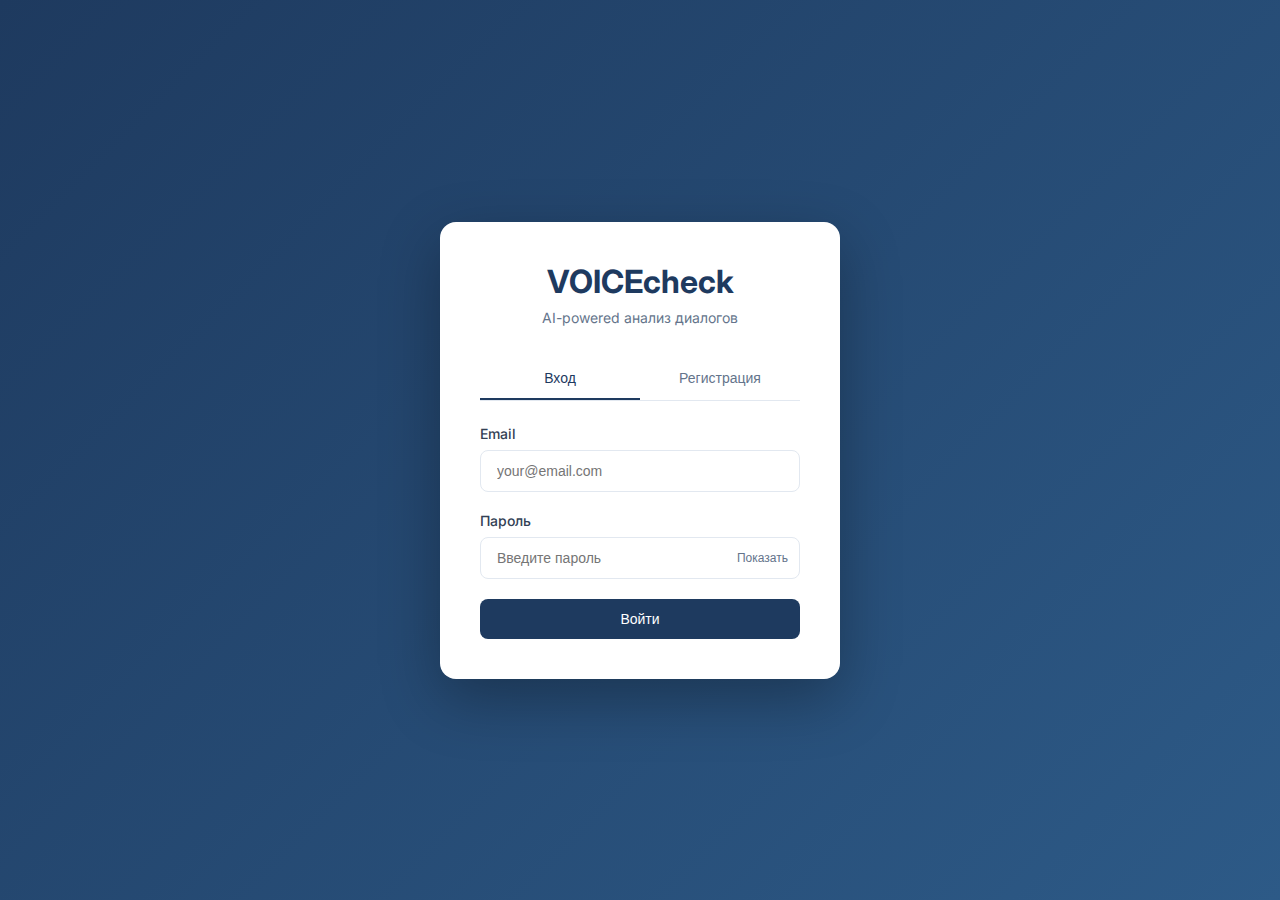
<file: static/index.html>
<!DOCTYPE html>
<html lang="ru">
<head>
    <meta charset="UTF-8">
    <meta name="viewport" content="width=device-width, initial-scale=1.0">
    <title>VOICEcheck - Анализ диалогов</title>
    <link rel="preconnect" href="https://fonts.googleapis.com">
    <link rel="preconnect" href="https://fonts.gstatic.com" crossorigin>
    <link href="https://fonts.googleapis.com/css2?family=Inter:wght@400;500;600;700&display=swap" rel="stylesheet">
    <link rel="stylesheet" href="/static/css/style.css?v=10">
</head>
<body>
    <div class="bg-orbs"><div class="bg-orb-3"></div></div>

    <div class="app-container">
        <header class="app-header">
            <div class="header-content">
                <h1 class="app-title">VOICEcheck</h1>

                <nav class="header-tabs">
                    <button class="tab-btn active" data-tab="upload">Загрузка</button>
                    <button class="tab-btn" data-tab="dialogs">Диалоги</button>
                    <button class="tab-btn" data-tab="companies">Компании</button>
                    <button class="tab-btn" data-tab="dashboard">Дашборд</button>
                </nav>

                <div class="header-auth" id="headerAuth">
                    <div class="auth-info" id="authInfo" style="display:none;">
                        <!-- Org switcher -->
                        <div class="org-switcher" id="orgSwitcher">
                            <span class="org-switcher-name" id="orgSwitcherName">Организация</span>
                            <span class="org-switcher-arrow">▾</span>
                            <div class="org-switcher-dropdown" id="orgSwitcherDropdown"></div>
                        </div>
                        <!-- User dropdown -->
                        <div class="user-menu" id="userMenu">
                            <span class="user-menu-name" id="authUserName">Пользователь</span>
                            <span class="user-menu-arrow">▾</span>
                            <div class="user-menu-dropdown" id="userMenuDropdown">
                                <button class="user-menu-item" id="profileSettingsBtn">⚙ Настройки профиля</button>
                                <button class="user-menu-item" id="orgsMenuBtn" style="display:none;">Организации</button>
                                <div class="user-menu-divider"></div>
                                <button class="user-menu-item danger" id="logoutBtn">→ Выйти</button>
                            </div>
                        </div>
                    </div>
                    <div class="auth-login-btn" id="authLoginBtn" style="display:none;">
                        <a href="/static/auth.html" class="btn btn-small">Войти</a>
                    </div>
                </div>
            </div>
        </header>

        <!-- Tab Content -->
        <main class="tab-content">
            <!-- Upload Tab -->
            <div class="tab-pane active" id="upload-tab">
                <div class="container">
                    <div class="card">
                        <div class="upload-area" id="uploadArea">
                            <input type="file" id="fileInput" accept=".mp3,.wav,.m4a,.ogg,.flac,.mp4,.webm">
                            <div class="upload-icon">+</div>
                            <div class="upload-text">Выберите аудиофайл</div>
                            <div class="upload-hint">MP3, WAV, M4A, OGG, FLAC (макс. 50MB)</div>
                        </div>

                        <div class="file-info" id="fileInfo">
                            <div>
                                <div class="file-name" id="fileName"></div>
                                <div class="file-size" id="fileSize"></div>
                            </div>
                            <button class="btn btn-secondary btn-small" id="changeFileBtn">Изменить</button>
                        </div>

                        <div class="language-selector" id="languageSelector" style="display: none;">
                            <label for="languageSelect">Язык аудио</label>
                            <select id="languageSelect">
                                <option value="ru">Русский</option>
                                <option value="en">English</option>
                                <option value="auto">Автоопределение</option>
                                <option value="de">Deutsch</option>
                                <option value="fr">Francais</option>
                                <option value="es">Espanol</option>
                            </select>
                        </div>

                        <div class="seller-input" id="sellerInput" style="display: none;">
                            <label for="sellerName">Продавец</label>
                            <select id="sellerName">
                                <option value="">Не указан</option>
                            </select>
                        </div>

                        <button class="btn" id="uploadBtn" disabled>Загрузить и анализировать</button>
                    </div>

                    <div class="card status-area" id="statusArea">
                        <div class="status-text" id="statusText">
                            <span class="spinner"></span>
                            <span id="statusMessage">Идет транскрибация...</span>
                        </div>
                        <div class="progress-bar">
                            <div class="progress-fill" id="progressFill"></div>
                        </div>
                    </div>

                    <div class="error-message" id="errorMessage"></div>

                    <div class="card result-area" id="resultArea">
                        <div class="result-header">
                            <div class="result-title">Результат транскрибации</div>
                            <div class="result-meta" id="resultMeta"></div>
                        </div>
                        <div class="result-text" id="resultText"></div>
                        <div class="result-actions">
                            <button class="btn btn-small" id="copyBtn">Копировать</button>
                            <button class="btn btn-secondary btn-small" id="newTranscriptionBtn">Новая транскрибация</button>
                        </div>
                    </div>

                    <div class="footer">
                        <p>Powered by Deepgram AI + Claude LLM</p>
                    </div>
                </div>
            </div>

            <!-- Dialogs Tab -->
            <div class="tab-pane" id="dialogs-tab">
                <div class="dialogs-container">
                    <div class="dialogs-header">
                        <h2>Диалоги</h2>
                        <div class="dialogs-filters">
                            <input type="text" id="searchFilter" placeholder="Поиск..." class="filter-input">
                            <select id="sellerFilter">
                                <option value="">Все продавцы</option>
                            </select>
                            <select id="statusFilter">
                                <option value="">Все статусы</option>
                                <option value="dealed">Сделка состоялась</option>
                                <option value="in_progress">В работе</option>
                                <option value="rejected">Отказ</option>
                            </select>
                            <select id="scoreFilter">
                                <option value="">Любой балл</option>
                                <option value="9">9+</option>
                                <option value="7">7+</option>
                                <option value="5">5+</option>
                            </select>
                            <input type="date" id="dateFromFilter">
                            <input type="date" id="dateToFilter">
                        </div>
                    </div>

                    <div class="dialogs-list" id="dialogsList"></div>
                    <div class="pagination" id="pagination"></div>
                </div>
            </div>

            <!-- Companies Tab -->
            <div class="tab-pane" id="companies-tab">
                <div class="companies-container">

                    <!-- Companies List View -->
                    <div id="companiesListView">
                        <div class="companies-header">
                            <h2>Компании</h2>
                            <div class="companies-actions">
                                <button class="btn btn-small" id="importCsvBtn">↑ Импорт CSV</button>
                                <button class="btn btn-primary btn-small" id="createCompanyBtn">+ Добавить</button>
                            </div>
                        </div>
                        <div class="companies-filters">
                            <input type="text" id="companySearch" placeholder="Поиск по названию, ИНН..." class="filter-input">
                            <select id="companySortBy" class="filter-input">
                                <option value="created_at">По дате добавления</option>
                                <option value="name">По названию</option>
                                <option value="meetings_count">По встречам</option>
                                <option value="avg_score">По среднему баллу</option>
                            </select>
                        </div>
                        <div id="companiesTable" class="companies-table-wrap">
                            <table class="companies-table">
                                <thead>
                                    <tr>
                                        <th>Название</th>
                                        <th>Контакт</th>
                                        <th>Встречи</th>
                                        <th>Последняя</th>
                                        <th>Ср. балл</th>
                                        <th></th>
                                    </tr>
                                </thead>
                                <tbody id="companiesTbody">
                                    <tr><td colspan="6" class="no-data">Загрузка...</td></tr>
                                </tbody>
                            </table>
                        </div>
                        <div class="pagination" id="companiesPagination"></div>
                    </div>

                    <!-- Company Detail View -->
                    <div id="companyDetailView" style="display:none;">
                        <button class="btn btn-secondary btn-small" id="backToCompaniesBtn" style="margin-bottom:16px;">← Назад к списку</button>
                        <div id="companyDetailContent"></div>
                    </div>
                </div>
            </div>

            <!-- Organizations Tab -->
            <div class="tab-pane" id="organizations-tab">
                <div class="container" style="max-width: 960px;">
                    <!-- Organization List View -->
                    <div id="organizationListView">
                        <div class="card">
                            <div class="card-header">
                                <h2>Организации</h2>
                                <button class="btn btn-primary btn-small" id="createOrgBtn">+ Создать организацию</button>
                            </div>
                            <div class="organizations-list" id="organizationsList">
                                <p class="text-muted">Загрузка организаций...</p>
                            </div>
                        </div>
                    </div>

                    <!-- Organization Detail View (hidden by default) -->
                    <div id="organizationDetailView" style="display: none;">
                        <button class="btn btn-secondary btn-small" id="backToOrgsBtn" style="margin-bottom: 16px;">← Назад к списку</button>
                        <div id="orgProfileContent">
                            <p class="text-muted">Загрузка...</p>
                        </div>
                    </div>
                </div>
            </div>

            <!-- Dashboard Tab -->
            <div class="tab-pane" id="dashboard-tab">
                <div class="dashboard-container">
                    <div class="dashboard-header">
                        <h2>Дашборд</h2>
                        <div class="dashboard-filters">
                            <input type="date" id="dashDateFrom">
                            <input type="date" id="dashDateTo">
                            <select id="dashSellerFilter">
                                <option value="">Все продавцы</option>
                            </select>
                            <button class="btn btn-small" id="dashRefreshBtn">Обновить</button>
                        </div>
                    </div>

                    <div class="stats-grid" id="statsGrid"></div>

                    <div class="dashboard-charts">
                        <div class="card">
                            <h3>Динамика оценок</h3>
                            <div class="chart-container">
                                <canvas id="scoringDynamicsChart"></canvas>
                            </div>
                        </div>

                        <div class="card">
                            <h3>Частые возражения</h3>
                            <div id="objectionsListContainer">
                                <p class="no-data">Данные загружаются...</p>
                            </div>
                        </div>
                    </div>
                </div>
            </div>
        </main>
    </div>

    <!-- Dialog Evaluation Modal -->
    <div class="modal" id="evaluationModal">
        <div class="modal-content">
            <div class="modal-header">
                <h3>Оценка диалога</h3>
                <button class="close-btn">&times;</button>
            </div>
            <div class="modal-body" id="evaluationContent"></div>
        </div>
    </div>

    <!-- Add Member Modal -->
    <div class="modal" id="addMemberModal">
        <div class="modal-content" style="max-width: 500px;">
            <div class="modal-header">
                <h3>Добавить сотрудника</h3>
                <button class="close-btn" onclick="closeAddMemberModal()">&times;</button>
            </div>
            <div class="modal-body">
                <form id="addMemberForm">
                    <div class="form-group">
                        <label for="memberUsername">Логин *</label>
                        <input type="text" id="memberUsername" class="form-input" placeholder="Введите логин" required>
                        <div class="form-error" id="memberUsernameError"></div>
                    </div>
                    <div class="form-group">
                        <label for="memberPassword">Пароль *</label>
                        <input type="password" id="memberPassword" class="form-input" placeholder="Введите пароль" required>
                        <div class="form-error" id="memberPasswordError"></div>
                    </div>
                    <div class="form-group">
                        <label for="memberFullName">Полное имя *</label>
                        <input type="text" id="memberFullName" class="form-input" placeholder="Иван Иванов" required>
                        <div class="form-error" id="memberFullNameError"></div>
                    </div>
                    <div class="form-group">
                        <label for="memberRole">Роль</label>
                        <select id="memberRole" class="form-input">
                            <option value="member">Продавец</option>
                            <option value="admin">Руководитель</option>
                            <option value="viewer">Зритель</option>
                        </select>
                    </div>
                    <div class="form-group">
                        <label for="memberDepartment">Отдел</label>
                        <select id="memberDepartment" class="form-input">
                            <option value="">Без отдела</option>
                        </select>
                    </div>
                    <div class="modal-actions">
                        <button type="button" class="btn btn-secondary" onclick="closeAddMemberModal()">Отмена</button>
                        <button type="submit" class="btn btn-primary">Добавить</button>
                    </div>
                </form>
            </div>
        </div>
    </div>

    <!-- Create Organization Modal -->
    <div class="modal" id="createOrgModal">
        <div class="modal-content" style="max-width: 500px;">
            <div class="modal-header">
                <h3>Создать организацию</h3>
                <button class="close-btn" onclick="closeCreateOrgModal()">&times;</button>
            </div>
            <div class="modal-body">
                <form id="createOrgForm">
                    <div class="form-group">
                        <label for="orgNameInput">Название организации *</label>
                        <input type="text" id="orgNameInput" class="form-input" placeholder="Название организации" required>
                        <div class="form-error" id="orgNameInputError"></div>
                    </div>
                    <div class="modal-actions">
                        <button type="button" class="btn btn-secondary" onclick="closeCreateOrgModal()">Отмена</button>
                        <button type="submit" class="btn btn-primary">Создать</button>
                    </div>
                </form>
            </div>
        </div>
    </div>

    <!-- Create Department Modal -->
    <div class="modal" id="createDeptModal">
        <div class="modal-content" style="max-width: 500px;">
            <div class="modal-header">
                <h3>Создать отдел</h3>
                <button class="close-btn" onclick="closeCreateDeptModal()">&times;</button>
            </div>
            <div class="modal-body">
                <form id="createDeptForm">
                    <div class="form-group">
                        <label for="deptName">Название отдела *</label>
                        <input type="text" id="deptName" class="form-input" placeholder="Введите название" required>
                    </div>
                    <div class="form-group">
                        <label for="deptHead">Руководитель</label>
                        <select id="deptHead" class="form-input">
                            <option value="">Без руководителя</option>
                        </select>
                    </div>
                    <div class="modal-actions">
                        <button type="button" class="btn btn-secondary" onclick="closeCreateDeptModal()">Отмена</button>
                        <button type="submit" class="btn btn-primary">Создать</button>
                    </div>
                </form>
            </div>
        </div>
    </div>

    <!-- Edit Department Modal -->
    <div class="modal" id="editDeptModal">
        <div class="modal-content" style="max-width: 540px;">
            <div class="modal-header">
                <h3>Редактировать отдел</h3>
                <button class="close-btn" onclick="closeEditDeptModal()">&times;</button>
            </div>
            <div class="modal-body">
                <form id="editDeptForm" onsubmit="submitEditDeptForm(event)">
                    <div class="form-group">
                        <label for="editDeptName">Название отдела *</label>
                        <input type="text" id="editDeptName" class="form-input" placeholder="Введите название" required>
                    </div>
                    <div class="form-group">
                        <label for="editDeptHead">Руководитель отдела</label>
                        <select id="editDeptHead" class="form-input">
                            <option value="">Без руководителя</option>
                        </select>
                    </div>
                    <div class="form-group">
                        <label>Сотрудники отдела</label>
                        <div class="dept-members-scroll" id="editDeptMembersList">
                            <!-- filled by JS -->
                        </div>
                        <div style="font-size:0.78rem;color:var(--text-2);margin-top:6px;">Отметьте сотрудников, которые входят в этот отдел</div>
                    </div>
                    <div class="modal-actions">
                        <button type="button" class="btn btn-secondary" onclick="closeEditDeptModal()">Отмена</button>
                        <button type="submit" class="btn btn-primary">Сохранить</button>
                    </div>
                </form>
            </div>
        </div>
    </div>

    <!-- Create / Edit Company Modal -->
    <div class="modal" id="companyFormModal">
        <div class="modal-content" style="max-width:560px;">
            <div class="modal-header">
                <h3 id="companyFormTitle">Добавить компанию</h3>
                <button class="close-btn" onclick="companiesModule.closeCompanyForm()">&times;</button>
            </div>
            <div class="modal-body">
                <form id="companyForm">
                    <div class="form-group">
                        <label>Название *</label>
                        <input type="text" id="cf_name" class="form-input" placeholder="ООО Ромашка" required>
                    </div>
                    <div class="form-row">
                        <div class="form-group">
                            <label>ИНН</label>
                            <input type="text" id="cf_inn" class="form-input" placeholder="7701234567">
                        </div>
                        <div class="form-group">
                            <label>Контактное лицо</label>
                            <input type="text" id="cf_contact_person" class="form-input" placeholder="Иван Иванов">
                        </div>
                    </div>
                    <div class="form-row">
                        <div class="form-group">
                            <label>Email</label>
                            <input type="email" id="cf_email" class="form-input" placeholder="contact@example.ru">
                        </div>
                        <div class="form-group">
                            <label>Телефон</label>
                            <input type="text" id="cf_phone" class="form-input" placeholder="+7 (999) 123-45-67">
                        </div>
                    </div>
                    <div class="form-group">
                        <label>Адрес</label>
                        <input type="text" id="cf_address" class="form-input" placeholder="г. Москва, ул. Ленина, 1">
                    </div>
                    <div class="form-group">
                        <label>Ответственный</label>
                        <select id="cf_responsible" class="form-input">
                            <option value="">— Не назначен —</option>
                        </select>
                    </div>
                    <div class="modal-actions">
                        <button type="button" class="btn btn-secondary" onclick="companiesModule.closeCompanyForm()">Отмена</button>
                        <button type="submit" class="btn btn-primary" id="companyFormSubmitBtn">Сохранить</button>
                    </div>
                </form>
            </div>
        </div>
    </div>

    <!-- CSV Import Modal -->
    <div class="modal" id="csvImportModal">
        <div class="modal-content" style="max-width:720px;">
            <div class="modal-header">
                <h3>Импорт компаний из CSV</h3>
                <button class="close-btn" onclick="companiesModule.closeCsvImport()">&times;</button>
            </div>
            <div class="modal-body" id="csvImportBody">
                <!-- Step 1: Upload -->
                <div id="csvStep1">
                    <div class="csv-upload-area" id="csvDropZone">
                        <input type="file" id="csvFileInput" accept=".csv" style="display:none;">
                        <div class="upload-icon">↑</div>
                        <div class="upload-text">Перетащите CSV файл или нажмите для выбора</div>
                        <div class="upload-hint">UTF-8 или Windows-1251 (1С). До 10 000 строк.</div>
                    </div>
                    <div id="csvUploadError" class="form-error" style="margin-top:8px;"></div>
                </div>

                <!-- Step 2: Field mapping -->
                <div id="csvStep2" style="display:none;">
                    <div class="csv-step-info">
                        <span id="csvFileStats"></span>
                    </div>
                    <div class="csv-preview-wrap">
                        <h4>Предпросмотр (первые 5 строк)</h4>
                        <div class="table-scroll"><table id="csvPreviewTable" class="csv-preview-table"></table></div>
                    </div>
                    <div class="csv-mapping-wrap">
                        <div class="csv-mapping-header">
                            <h4>Сопоставление полей</h4>
                            <div class="csv-saved-mappings">
                                <label>Загрузить сохранённый маппинг:</label>
                                <select id="savedMappingSelect">
                                    <option value="">— выбрать —</option>
                                </select>
                            </div>
                        </div>
                        <table class="mapping-table">
                            <thead><tr><th>Колонка CSV</th><th>Поле системы</th></tr></thead>
                            <tbody id="mappingTableBody"></tbody>
                        </table>
                    </div>
                    <div class="csv-mapping-footer">
                        <label>
                            <input type="checkbox" id="saveMappingCheck"> Сохранить маппинг как:
                        </label>
                        <input type="text" id="saveMappingName" class="form-input" placeholder="Название (напр. Из 1С)" style="max-width:200px;display:inline-block;margin-left:8px;">
                    </div>
                    <div class="form-group" style="margin-top:16px;">
                        <label>Действие при дублировании (по названию / ИНН)</label>
                        <select id="duplicateAction" class="form-input">
                            <option value="skip">Пропустить</option>
                            <option value="update">Обновить существующую</option>
                            <option value="create_new">Создать новую</option>
                        </select>
                    </div>
                    <div class="modal-actions">
                        <button class="btn btn-secondary" onclick="companiesModule.csvBack()">← Назад</button>
                        <button class="btn btn-primary" onclick="companiesModule.csvProcess()">Импортировать →</button>
                    </div>
                </div>

                <!-- Step 3: Result -->
                <div id="csvStep3" style="display:none;">
                    <div id="csvImportResult"></div>
                    <div class="modal-actions" style="margin-top:16px;">
                        <button class="btn btn-secondary" onclick="companiesModule.closeCsvImport()">Закрыть</button>
                        <button class="btn btn-primary" onclick="companiesModule.csvReset()">Импортировать ещё</button>
                    </div>
                </div>
            </div>
        </div>
    </div>

    <!-- Profile Settings Modal -->
    <div class="modal" id="profileModal">
        <div class="modal-content" style="max-width:420px;">
            <div class="modal-header">
                <h3>Настройки профиля</h3>
                <button class="modal-close" onclick="app.closeProfileModal()">×</button>
            </div>
            <div class="modal-body">
                <div class="form-group">
                    <label class="form-label">Имя</label>
                    <input type="text" id="profileNameInput" class="form-input" placeholder="Ваше имя">
                </div>
                <hr style="border-color:var(--border);margin:16px 0;">
                <p style="font-size:0.8rem;color:var(--text-2);margin-bottom:12px;">Смена пароля (оставьте пустым, если не меняете)</p>
                <div class="form-group">
                    <label class="form-label">Текущий пароль</label>
                    <input type="password" id="profileCurrentPassword" class="form-input" placeholder="Введите текущий пароль">
                </div>
                <div class="form-group">
                    <label class="form-label">Новый пароль</label>
                    <input type="password" id="profileNewPassword" class="form-input" placeholder="Минимум 8 символов">
                </div>
                <div id="profileError" style="color:var(--red);font-size:0.85rem;margin-top:8px;display:none;"></div>
                <div id="profileSuccess" style="color:var(--green);font-size:0.85rem;margin-top:8px;display:none;">✓ Изменения сохранены</div>
            </div>
            <div class="modal-actions">
                <button class="btn btn-secondary" onclick="app.closeProfileModal()">Отмена</button>
                <button class="btn btn-primary" onclick="app.saveProfile()">Сохранить</button>
            </div>
        </div>
    </div>

    <!-- Organizations Panel (accessible from user menu) -->
    <div class="modal" id="orgsModal">
        <div class="modal-content" style="max-width:700px;max-height:85vh;overflow-y:auto;">
            <div class="modal-header">
                <h3>Организации</h3>
                <button class="modal-close" onclick="document.getElementById('orgsModal').classList.remove('active')">×</button>
            </div>
            <div class="modal-body" id="orgsModalBody">
                <p style="color:var(--text-2)">Загрузка...</p>
            </div>
        </div>
    </div>

    <script src="/static/js/api.js"></script>
    <script src="/static/js/utils.js"></script>
    <script src="/static/js/organizations.js"></script>
    <script src="/static/js/companies.js?v=2"></script>
    <script src="/static/js/app.js?v=20"></script>
</body>
</html>
</file>
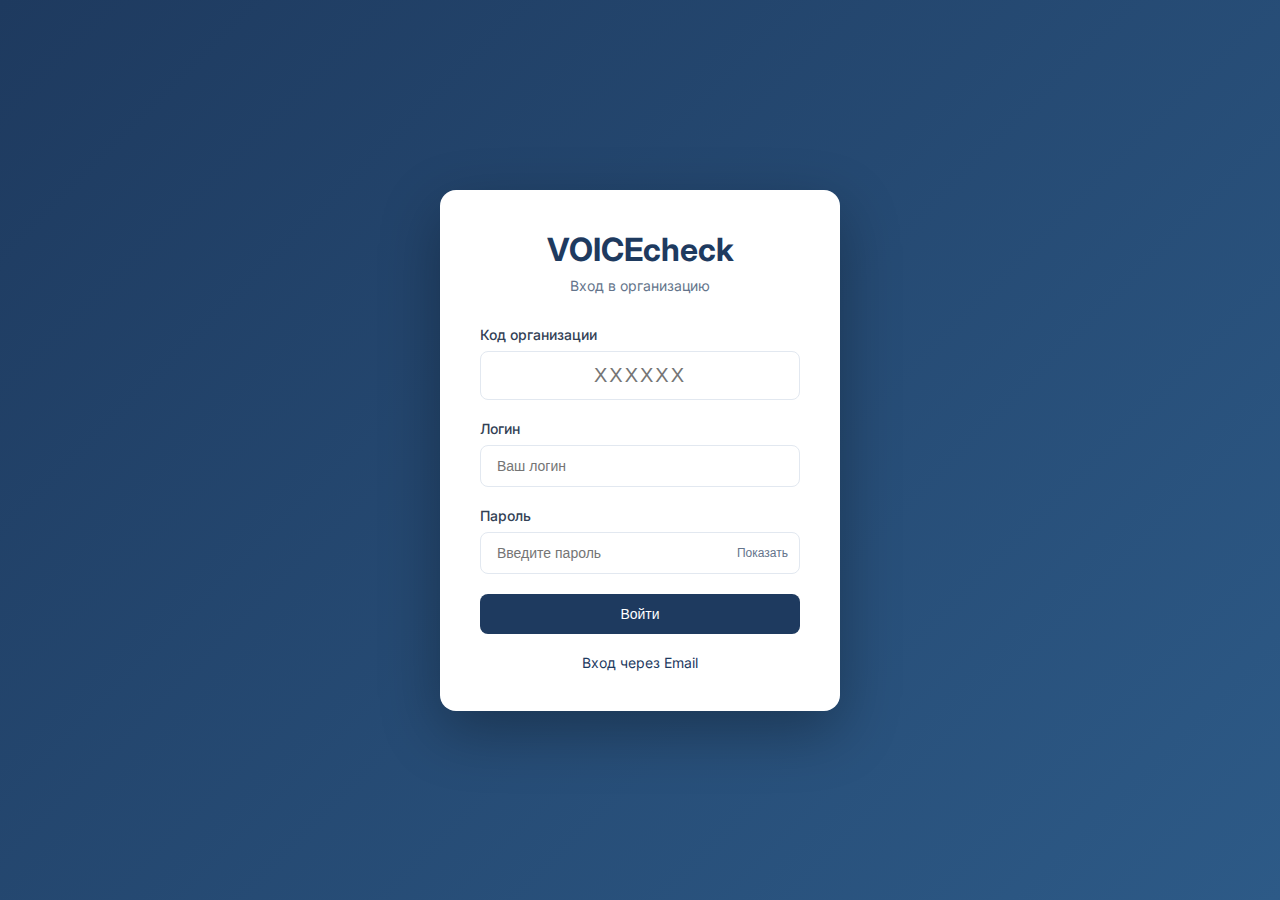
<file: static/auth-org.html>
<!DOCTYPE html>
<html lang="ru">
<head>
    <meta charset="UTF-8">
    <meta name="viewport" content="width=device-width, initial-scale=1.0">
    <title>VOICEcheck - Вход в организацию</title>
    <link rel="preconnect" href="https://fonts.googleapis.com">
    <link rel="preconnect" href="https://fonts.gstatic.com" crossorigin>
    <link href="https://fonts.googleapis.com/css2?family=Inter:wght@400;500;600;700&display=swap" rel="stylesheet">
    <style>
        * {
            margin: 0;
            padding: 0;
            box-sizing: border-box;
        }

        body {
            font-family: 'Inter', -apple-system, BlinkMacSystemFont, sans-serif;
            background: linear-gradient(135deg, #1e3a5f 0%, #2d5a87 100%);
            min-height: 100vh;
            display: flex;
            align-items: center;
            justify-content: center;
            padding: 20px;
        }

        .auth-container {
            background: white;
            border-radius: 16px;
            box-shadow: 0 20px 60px rgba(0, 0, 0, 0.3);
            width: 100%;
            max-width: 400px;
            padding: 40px;
        }

        .auth-header {
            text-align: center;
            margin-bottom: 32px;
        }

        .auth-logo {
            font-size: 32px;
            font-weight: 700;
            color: #1e3a5f;
            margin-bottom: 8px;
        }

        .auth-subtitle {
            color: #64748b;
            font-size: 14px;
        }

        .org-info {
            background: #f0f9ff;
            border: 1px solid #bae6fd;
            border-radius: 8px;
            padding: 16px;
            margin-bottom: 24px;
            text-align: center;
        }

        .org-name {
            font-weight: 600;
            color: #0369a1;
            margin-bottom: 4px;
        }

        .org-code {
            font-size: 24px;
            font-weight: 700;
            color: #0c4a6e;
            letter-spacing: 2px;
        }

        .form-group {
            margin-bottom: 20px;
        }

        .form-label {
            display: block;
            margin-bottom: 8px;
            font-size: 14px;
            font-weight: 500;
            color: #334155;
        }

        .form-input {
            width: 100%;
            padding: 12px 16px;
            border: 1px solid #e2e8f0;
            border-radius: 8px;
            font-size: 14px;
            transition: border-color 0.2s;
        }

        .form-input:focus {
            outline: none;
            border-color: #1e3a5f;
            box-shadow: 0 0 0 3px rgba(30, 58, 95, 0.1);
        }

        .form-input.error {
            border-color: #ef4444;
        }

        .form-error {
            color: #ef4444;
            font-size: 12px;
            margin-top: 4px;
            display: none;
        }

        .form-error.show {
            display: block;
        }

        .btn {
            width: 100%;
            padding: 12px;
            background: #1e3a5f;
            color: white;
            border: none;
            border-radius: 8px;
            font-size: 14px;
            font-weight: 500;
            cursor: pointer;
            transition: background 0.2s;
        }

        .btn:hover {
            background: #2d5a87;
        }

        .btn:disabled {
            background: #94a3b8;
            cursor: not-allowed;
        }

        .auth-message {
            padding: 12px;
            border-radius: 8px;
            margin-bottom: 20px;
            font-size: 14px;
            display: none;
        }

        .auth-message.show {
            display: block;
        }

        .auth-message.error {
            background: #fef2f2;
            color: #991b1b;
            border: 1px solid #fecaca;
        }

        .spinner {
            display: inline-block;
            width: 16px;
            height: 16px;
            border: 2px solid #ffffff;
            border-top-color: transparent;
            border-radius: 50%;
            animation: spin 0.8s linear infinite;
        }

        @keyframes spin {
            to { transform: rotate(360deg); }
        }

        .password-toggle {
            position: relative;
        }

        .password-toggle-btn {
            position: absolute;
            right: 12px;
            top: 50%;
            transform: translateY(-50%);
            background: none;
            border: none;
            color: #64748b;
            cursor: pointer;
            font-size: 12px;
        }

        .password-toggle-btn:hover {
            color: #1e3a5f;
        }

        .login-link {
            text-align: center;
            margin-top: 20px;
            font-size: 14px;
        }

        .login-link a {
            color: #1e3a5f;
            text-decoration: none;
        }

        .login-link a:hover {
            text-decoration: underline;
        }
    </style>
</head>
<body>
    <div class="auth-container">
        <div class="auth-header">
            <div class="auth-logo">VOICEcheck</div>
            <div class="auth-subtitle">Вход в организацию</div>
        </div>

        <div class="org-info" id="orgInfo" style="display: none;">
            <div class="org-name" id="orgName"></div>
            <div class="org-code" id="orgCode"></div>
        </div>

        <div class="auth-message" id="authMessage"></div>

        <!-- Login Form -->
        <form class="auth-form active" id="loginForm">
            <div class="form-group">
                <label class="form-label" for="orgCodeInput">Код организации</label>
                <input
                    type="text"
                    id="orgCodeInput"
                    class="form-input"
                    placeholder="XXXXXX"
                    maxlength="6"
                    style="text-transform: uppercase; text-align: center; font-size: 20px; letter-spacing: 2px;"
                    required
                >
                <div class="form-error" id="orgCodeError"></div>
            </div>

            <div class="form-group">
                <label class="form-label" for="loginUsername">Логин</label>
                <input
                    type="text"
                    id="loginUsername"
                    class="form-input"
                    placeholder="Ваш логин"
                    required
                >
                <div class="form-error" id="loginUsernameError"></div>
            </div>

            <div class="form-group">
                <label class="form-label" for="loginPassword">Пароль</label>
                <div class="password-toggle">
                    <input
                        type="password"
                        id="loginPassword"
                        class="form-input"
                        placeholder="Введите пароль"
                        required
                    >
                    <button type="button" class="password-toggle-btn" onclick="togglePassword('loginPassword')">Показать</button>
                </div>
                <div class="form-error" id="loginPasswordError"></div>
            </div>

            <button type="submit" class="btn" id="loginBtn">
                <span id="loginBtnText">Войти</span>
            </button>
        </form>

        <div class="login-link">
            <a href="/static/auth.html">Вход через Email</a>
        </div>
    </div>

    <script>
        const API_BASE = window.location.origin;

        // Password toggle
        function togglePassword(inputId) {
            const input = document.getElementById(inputId);
            const btn = input.nextElementSibling;
            if (input.type === 'password') {
                input.type = 'text';
                btn.textContent = 'Скрыть';
            } else {
                input.type = 'password';
                btn.textContent = 'Показать';
            }
        }

        // Message handling
        function showMessage(text, type = 'error') {
            const msg = document.getElementById('authMessage');
            msg.textContent = text;
            msg.className = 'auth-message show ' + type;
        }

        function hideMessage() {
            const msg = document.getElementById('authMessage');
            msg.className = 'auth-message';
        }

        function showError(fieldId, text) {
            const field = document.getElementById(fieldId);
            const error = document.getElementById(fieldId + 'Error');
            field.classList.add('error');
            error.textContent = text;
            error.classList.add('show');
        }

        function clearError(fieldId) {
            const field = document.getElementById(fieldId);
            const error = document.getElementById(fieldId + 'Error');
            field.classList.remove('error');
            error.classList.remove('show');
        }

        function clearAllErrors() {
            document.querySelectorAll('.form-input').forEach(input => {
                input.classList.remove('error');
            });
            document.querySelectorAll('.form-error').forEach(error => {
                error.classList.remove('show');
            });
        }

        function setLoading(loading) {
            const btn = document.getElementById('loginBtn');
            const text = document.getElementById('loginBtnText');

            if (loading) {
                btn.disabled = true;
                text.innerHTML = '<span class="spinner"></span>';
            } else {
                btn.disabled = false;
                text.textContent = 'Войти';
            }
        }

        // Get organization code from URL
        function getOrgCodeFromUrl() {
            const pathParts = window.location.pathname.split('/');
            // URL format: /auth-org/{CODE}
            const codeIndex = pathParts.indexOf('auth-org');
            if (codeIndex !== -1 && pathParts[codeIndex + 1]) {
                return pathParts[codeIndex + 1].toUpperCase();
            }
            return null;
        }

        // Load organization info by code
        async function loadOrganizationByCode(code) {
            try {
                const response = await fetch(API_BASE + `/organizations/by-code/${code}`);

                if (!response.ok) {
                    if (response.status === 404) {
                        showError('orgCodeInput', 'Организация с таким кодом не найдена');
                        return null;
                    }
                    throw new Error('Failed to load organization');
                }

                const org = await response.json();

                // Show org info
                document.getElementById('orgInfo').style.display = 'block';
                document.getElementById('orgName').textContent = org.name;
                document.getElementById('orgCode').textContent = org.access_code;
                document.getElementById('orgCodeInput').value = org.access_code;

                return org;
            } catch (err) {
                console.error('Error loading organization:', err);
                showMessage('Ошибка загрузки организации', 'error');
                return null;
            }
        }

        // Login handler
        document.getElementById('loginForm').addEventListener('submit', async (e) => {
            e.preventDefault();
            clearAllErrors();
            hideMessage();

            const orgCode = document.getElementById('orgCodeInput').value.trim().toUpperCase();
            const username = document.getElementById('loginUsername').value.trim();
            const password = document.getElementById('loginPassword').value;

            if (!orgCode) {
                showError('orgCodeInput', 'Введите код организации');
                return;
            }
            if (orgCode.length !== 6) {
                showError('orgCodeInput', 'Код должен содержать 6 символов');
                return;
            }
            if (!username) {
                showError('loginUsername', 'Введите логин');
                return;
            }
            if (!password) {
                showError('loginPassword', 'Введите пароль');
                return;
            }

            setLoading(true);

            try {
                // First get organization by code
                const orgResponse = await fetch(API_BASE + `/organizations/by-code/${orgCode}`);
                if (!orgResponse.ok) {
                    throw new Error('Организация не найдена');
                }
                const org = await orgResponse.json();

                // Then login with username
                const response = await fetch(API_BASE + '/auth/login-with-username', {
                    method: 'POST',
                    headers: { 'Content-Type': 'application/json' },
                    body: JSON.stringify({
                        username,
                        password,
                        organization_id: org.id
                    })
                });

                const data = await response.json();

                if (!response.ok) {
                    throw new Error(data.detail || 'Ошибка входа');
                }

                // Store tokens
                localStorage.setItem('access_token', data.access_token);
                localStorage.setItem('refresh_token', data.refresh_token);
                localStorage.setItem('user', JSON.stringify(data.user));
                localStorage.setItem('current_org', JSON.stringify(data.organization));

                window.location.href = '/';

            } catch (err) {
                showMessage(err.message, 'error');
                setLoading(false);
            }
        });

        // Clear errors on input
        document.querySelectorAll('.form-input').forEach(input => {
            input.addEventListener('input', () => {
                clearError(input.id);
            });
        });

        // Load organization on page load if code in URL
        window.addEventListener('load', () => {
            const orgCode = getOrgCodeFromUrl();
            if (orgCode) {
                loadOrganizationByCode(orgCode);
            }

            // Check if already logged in
            const token = localStorage.getItem('access_token');
            if (token) {
                fetch(API_BASE + '/auth/me', {
                    headers: {
                        'Authorization': 'Bearer ' + token
                    }
                }).then(res => {
                    if (res.ok) {
                        window.location.href = '/';
                    }
                });
            }
        });
    </script>
</body>
</html>
</file>
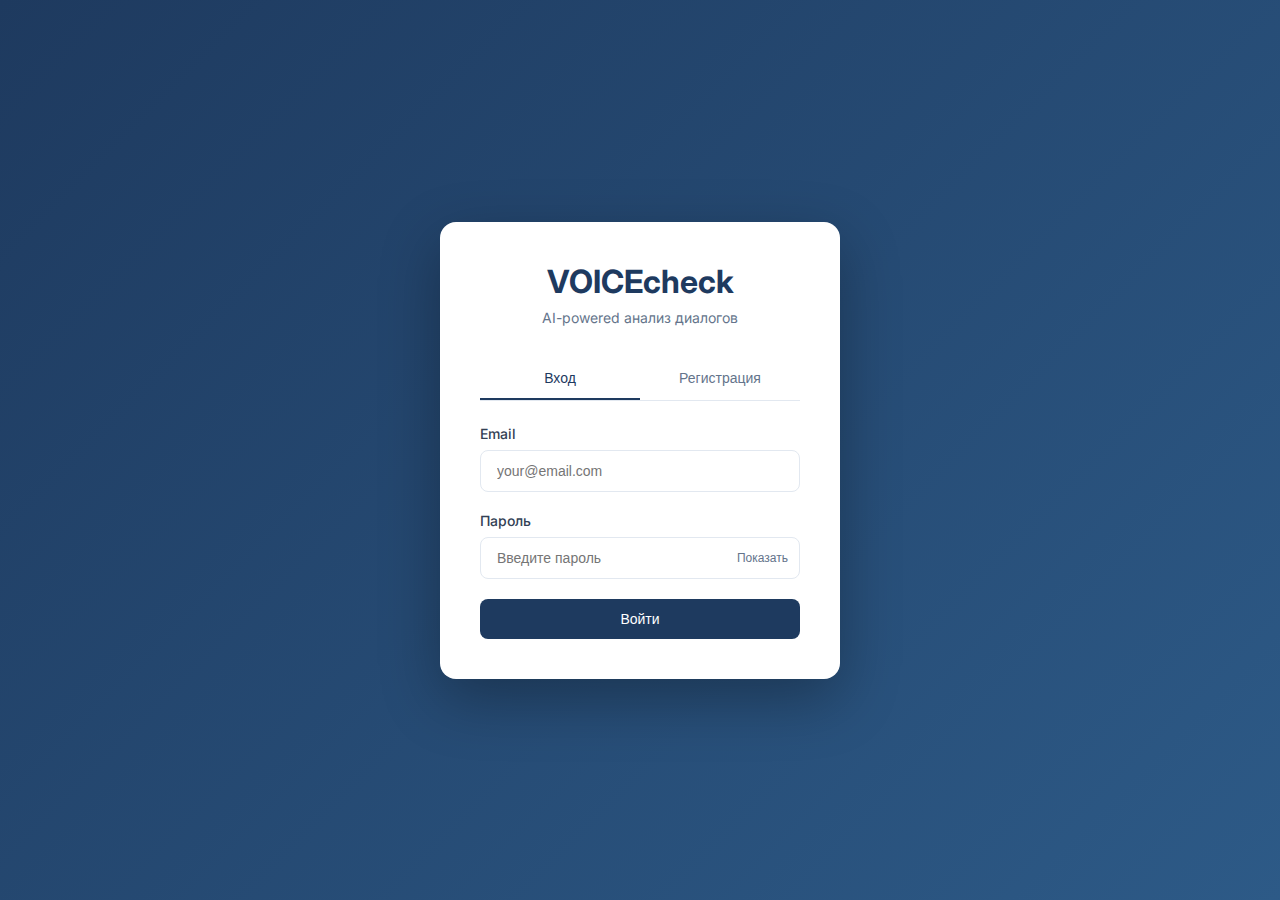
<file: static/auth.html>
<!DOCTYPE html>
<html lang="ru">
<head>
    <meta charset="UTF-8">
    <meta name="viewport" content="width=device-width, initial-scale=1.0">
    <title>VOICEcheck - Вход</title>
    <link rel="preconnect" href="https://fonts.googleapis.com">
    <link rel="preconnect" href="https://fonts.gstatic.com" crossorigin>
    <link href="https://fonts.googleapis.com/css2?family=Inter:wght@400;500;600;700&display=swap" rel="stylesheet">
    <style>
        * {
            margin: 0;
            padding: 0;
            box-sizing: border-box;
        }

        body {
            font-family: 'Inter', -apple-system, BlinkMacSystemFont, sans-serif;
            background: linear-gradient(135deg, #1e3a5f 0%, #2d5a87 100%);
            min-height: 100vh;
            display: flex;
            align-items: center;
            justify-content: center;
            padding: 20px;
        }

        .auth-container {
            background: white;
            border-radius: 16px;
            box-shadow: 0 20px 60px rgba(0, 0, 0, 0.3);
            width: 100%;
            max-width: 400px;
            padding: 40px;
        }

        .auth-header {
            text-align: center;
            margin-bottom: 32px;
        }

        .auth-logo {
            font-size: 32px;
            font-weight: 700;
            color: #1e3a5f;
            margin-bottom: 8px;
        }

        .auth-subtitle {
            color: #64748b;
            font-size: 14px;
        }

        .auth-tabs {
            display: flex;
            margin-bottom: 24px;
            border-bottom: 1px solid #e2e8f0;
        }

        .auth-tab {
            flex: 1;
            padding: 12px;
            background: none;
            border: none;
            border-bottom: 2px solid transparent;
            color: #64748b;
            font-size: 14px;
            font-weight: 500;
            cursor: pointer;
            transition: all 0.2s;
        }

        .auth-tab:hover {
            color: #1e3a5f;
        }

        .auth-tab.active {
            color: #1e3a5f;
            border-bottom-color: #1e3a5f;
        }

        .form-group {
            margin-bottom: 20px;
        }

        .form-label {
            display: block;
            margin-bottom: 8px;
            font-size: 14px;
            font-weight: 500;
            color: #334155;
        }

        .form-input {
            width: 100%;
            padding: 12px 16px;
            border: 1px solid #e2e8f0;
            border-radius: 8px;
            font-size: 14px;
            transition: border-color 0.2s;
        }

        .form-input:focus {
            outline: none;
            border-color: #1e3a5f;
            box-shadow: 0 0 0 3px rgba(30, 58, 95, 0.1);
        }

        .form-input.error {
            border-color: #ef4444;
        }

        .form-error {
            color: #ef4444;
            font-size: 12px;
            margin-top: 4px;
            display: none;
        }

        .form-error.show {
            display: block;
        }

        .btn {
            width: 100%;
            padding: 12px;
            background: #1e3a5f;
            color: white;
            border: none;
            border-radius: 8px;
            font-size: 14px;
            font-weight: 500;
            cursor: pointer;
            transition: background 0.2s;
        }

        .btn:hover {
            background: #2d5a87;
        }

        .btn:disabled {
            background: #94a3b8;
            cursor: not-allowed;
        }

        .btn-secondary {
            background: white;
            color: #1e3a5f;
            border: 1px solid #e2e8f0;
        }

        .btn-secondary:hover {
            background: #f8fafc;
        }

        .auth-form {
            display: none;
        }

        .auth-form.active {
            display: block;
        }

        .auth-message {
            padding: 12px;
            border-radius: 8px;
            margin-bottom: 20px;
            font-size: 14px;
            display: none;
        }

        .auth-message.show {
            display: block;
        }

        .auth-message.error {
            background: #fef2f2;
            color: #991b1b;
            border: 1px solid #fecaca;
        }

        .auth-message.success {
            background: #f0fdf4;
            color: #166534;
            border: 1px solid #bbf7d0;
        }

        .spinner {
            display: inline-block;
            width: 16px;
            height: 16px;
            border: 2px solid #ffffff;
            border-top-color: transparent;
            border-radius: 50%;
            animation: spin 0.8s linear infinite;
        }

        @keyframes spin {
            to { transform: rotate(360deg); }
        }

        .password-toggle {
            position: relative;
        }

        .password-toggle-btn {
            position: absolute;
            right: 12px;
            top: 50%;
            transform: translateY(-50%);
            background: none;
            border: none;
            color: #64748b;
            cursor: pointer;
            font-size: 12px;
        }

        .password-toggle-btn:hover {
            color: #1e3a5f;
        }
    </style>
</head>
<body>
    <div class="auth-container">
        <div class="auth-header">
            <div class="auth-logo">VOICEcheck</div>
            <div class="auth-subtitle">AI-powered анализ диалогов</div>
        </div>

        <div class="auth-tabs">
            <button class="auth-tab active" data-form="login">Вход</button>
            <button class="auth-tab" data-form="register">Регистрация</button>
        </div>

        <div class="auth-message" id="authMessage"></div>

        <!-- Login Form -->
        <form class="auth-form active" id="loginForm">
            <div class="form-group">
                <label class="form-label" for="loginEmail">Email</label>
                <input
                    type="email"
                    id="loginEmail"
                    class="form-input"
                    placeholder="your@email.com"
                    required
                >
                <div class="form-error" id="loginEmailError"></div>
            </div>

            <div class="form-group">
                <label class="form-label" for="loginPassword">Пароль</label>
                <div class="password-toggle">
                    <input
                        type="password"
                        id="loginPassword"
                        class="form-input"
                        placeholder="Введите пароль"
                        required
                    >
                    <button type="button" class="password-toggle-btn" onclick="togglePassword('loginPassword')">Показать</button>
                </div>
                <div class="form-error" id="loginPasswordError"></div>
            </div>

            <button type="submit" class="btn" id="loginBtn">
                <span id="loginBtnText">Войти</span>
            </button>
        </form>

        <!-- Register Form -->
        <form class="auth-form" id="registerForm">
            <div class="form-group">
                <label class="form-label" for="registerName">Имя</label>
                <input
                    type="text"
                    id="registerName"
                    class="form-input"
                    placeholder="Ваше имя"
                    required
                >
                <div class="form-error" id="registerNameError"></div>
            </div>

            <div class="form-group">
                <label class="form-label" for="registerEmail">Email</label>
                <input
                    type="email"
                    id="registerEmail"
                    class="form-input"
                    placeholder="your@email.com"
                    required
                >
                <div class="form-error" id="registerEmailError"></div>
            </div>

            <div class="form-group">
                <label class="form-label" for="registerPassword">Пароль</label>
                <div class="password-toggle">
                    <input
                        type="password"
                        id="registerPassword"
                        class="form-input"
                        placeholder="Минимум 8 символов"
                        required
                        minlength="8"
                    >
                    <button type="button" class="password-toggle-btn" onclick="togglePassword('registerPassword')">Показать</button>
                </div>
                <div class="form-error" id="registerPasswordError"></div>
            </div>

            <div class="form-group">
                <label class="form-label" for="registerPasswordConfirm">Подтвердите пароль</label>
                <div class="password-toggle">
                    <input
                        type="password"
                        id="registerPasswordConfirm"
                        class="form-input"
                        placeholder="Повторите пароль"
                        required
                    >
                    <button type="button" class="password-toggle-btn" onclick="togglePassword('registerPasswordConfirm')">Показать</button>
                </div>
                <div class="form-error" id="registerPasswordConfirmError"></div>
            </div>

            <button type="submit" class="btn" id="registerBtn">
                <span id="registerBtnText">Создать аккаунт</span>
            </button>
        </form>
    </div>

    <script>
        const API_BASE = window.location.origin;

        // Tab switching
        document.querySelectorAll('.auth-tab').forEach(tab => {
            tab.addEventListener('click', () => {
                document.querySelectorAll('.auth-tab').forEach(t => t.classList.remove('active'));
                document.querySelectorAll('.auth-form').forEach(f => f.classList.remove('active'));

                tab.classList.add('active');
                document.getElementById(tab.dataset.form + 'Form').classList.add('active');

                // Clear messages
                hideMessage();
            });
        });

        // Password toggle
        function togglePassword(inputId) {
            const input = document.getElementById(inputId);
            const btn = input.nextElementSibling;
            if (input.type === 'password') {
                input.type = 'text';
                btn.textContent = 'Скрыть';
            } else {
                input.type = 'password';
                btn.textContent = 'Показать';
            }
        }

        // Message handling
        function showMessage(text, type = 'error') {
            const msg = document.getElementById('authMessage');
            msg.textContent = text;
            msg.className = 'auth-message show ' + type;
        }

        function hideMessage() {
            const msg = document.getElementById('authMessage');
            msg.className = 'auth-message';
        }

        function showError(fieldId, text) {
            const field = document.getElementById(fieldId);
            const error = document.getElementById(fieldId + 'Error');
            field.classList.add('error');
            error.textContent = text;
            error.classList.add('show');
        }

        function clearError(fieldId) {
            const field = document.getElementById(fieldId);
            const error = document.getElementById(fieldId + 'Error');
            field.classList.remove('error');
            error.classList.remove('show');
        }

        function clearAllErrors() {
            document.querySelectorAll('.form-input').forEach(input => {
                input.classList.remove('error');
            });
            document.querySelectorAll('.form-error').forEach(error => {
                error.classList.remove('show');
            });
        }

        function setLoading(btnId, loading) {
            const btn = document.getElementById(btnId);
            const text = document.getElementById(btnId + 'Text');

            if (loading) {
                btn.disabled = true;
                text.innerHTML = '<span class="spinner"></span>';
            } else {
                btn.disabled = false;
                text.textContent = btnId === 'loginBtn' ? 'Войти' : 'Создать аккаунт';
            }
        }

        // Login handler
        document.getElementById('loginForm').addEventListener('submit', async (e) => {
            e.preventDefault();
            clearAllErrors();
            hideMessage();

            const email = document.getElementById('loginEmail').value.trim();
            const password = document.getElementById('loginPassword').value;

            if (!email) {
                showError('loginEmail', 'Введите email');
                return;
            }
            if (!password) {
                showError('loginPassword', 'Введите пароль');
                return;
            }

            setLoading('loginBtn', true);

            try {
                const response = await fetch(API_BASE + '/auth/login', {
                    method: 'POST',
                    headers: { 'Content-Type': 'application/json' },
                    body: JSON.stringify({ email, password })
                });

                const data = await response.json();

                if (!response.ok) {
                    throw new Error(data.detail || 'Ошибка входа');
                }

                // Store tokens
                localStorage.setItem('access_token', data.access_token);
                localStorage.setItem('refresh_token', data.refresh_token);
                localStorage.setItem('user', JSON.stringify(data.user));

                // Organization is optional - always go to app
                if (data.organization) {
                    localStorage.setItem('current_org', JSON.stringify(data.organization));
                }
                window.location.href = '/';

            } catch (err) {
                showMessage(err.message, 'error');
                setLoading('loginBtn', false);
            }
        });

        // Register handler
        document.getElementById('registerForm').addEventListener('submit', async (e) => {
            e.preventDefault();
            clearAllErrors();
            hideMessage();

            const name = document.getElementById('registerName').value.trim();
            const email = document.getElementById('registerEmail').value.trim();
            const password = document.getElementById('registerPassword').value;
            const confirm = document.getElementById('registerPasswordConfirm').value;

            if (!name) {
                showError('registerName', 'Введите имя');
                return;
            }
            if (!email) {
                showError('registerEmail', 'Введите email');
                return;
            }
            if (password.length < 8) {
                showError('registerPassword', 'Минимум 8 символов');
                return;
            }
            if (password !== confirm) {
                showError('registerPasswordConfirm', 'Пароли не совпадают');
                return;
            }

            setLoading('registerBtn', true);

            try {
                const response = await fetch(API_BASE + '/auth/register', {
                    method: 'POST',
                    headers: { 'Content-Type': 'application/json' },
                    body: JSON.stringify({
                        email,
                        password,
                        full_name: name
                    })
                });

                const data = await response.json();

                if (!response.ok) {
                    if (data.detail && data.detail.error === 'user_exists') {
                        throw new Error('Пользователь с таким email уже существует');
                    }
                    throw new Error(data.detail || 'Ошибка регистрации');
                }

                // Store tokens
                localStorage.setItem('access_token', data.access_token);
                localStorage.setItem('refresh_token', data.refresh_token);
                localStorage.setItem('user', JSON.stringify(data.user));
                localStorage.setItem('current_org', JSON.stringify(data.organization));

                showMessage('Аккаунт создан! Перенаправление...', 'success');

                setTimeout(() => {
                    window.location.href = '/';
                }, 1000);

            } catch (err) {
                showMessage(err.message, 'error');
                setLoading('registerBtn', false);
            }
        });

        // Clear errors on input
        document.querySelectorAll('.form-input').forEach(input => {
            input.addEventListener('input', () => {
                clearError(input.id);
            });
        });

        // Check if already logged in
        window.addEventListener('load', () => {
            const token = localStorage.getItem('access_token');
            if (token) {
                // Verify token is valid
                fetch(API_BASE + '/auth/me', {
                    headers: {
                        'Authorization': 'Bearer ' + token
                    }
                }).then(res => {
                    if (res.ok) {
                        window.location.href = '/';
                    }
                });
            }
        });
    </script>
</body>
</html>
</file>
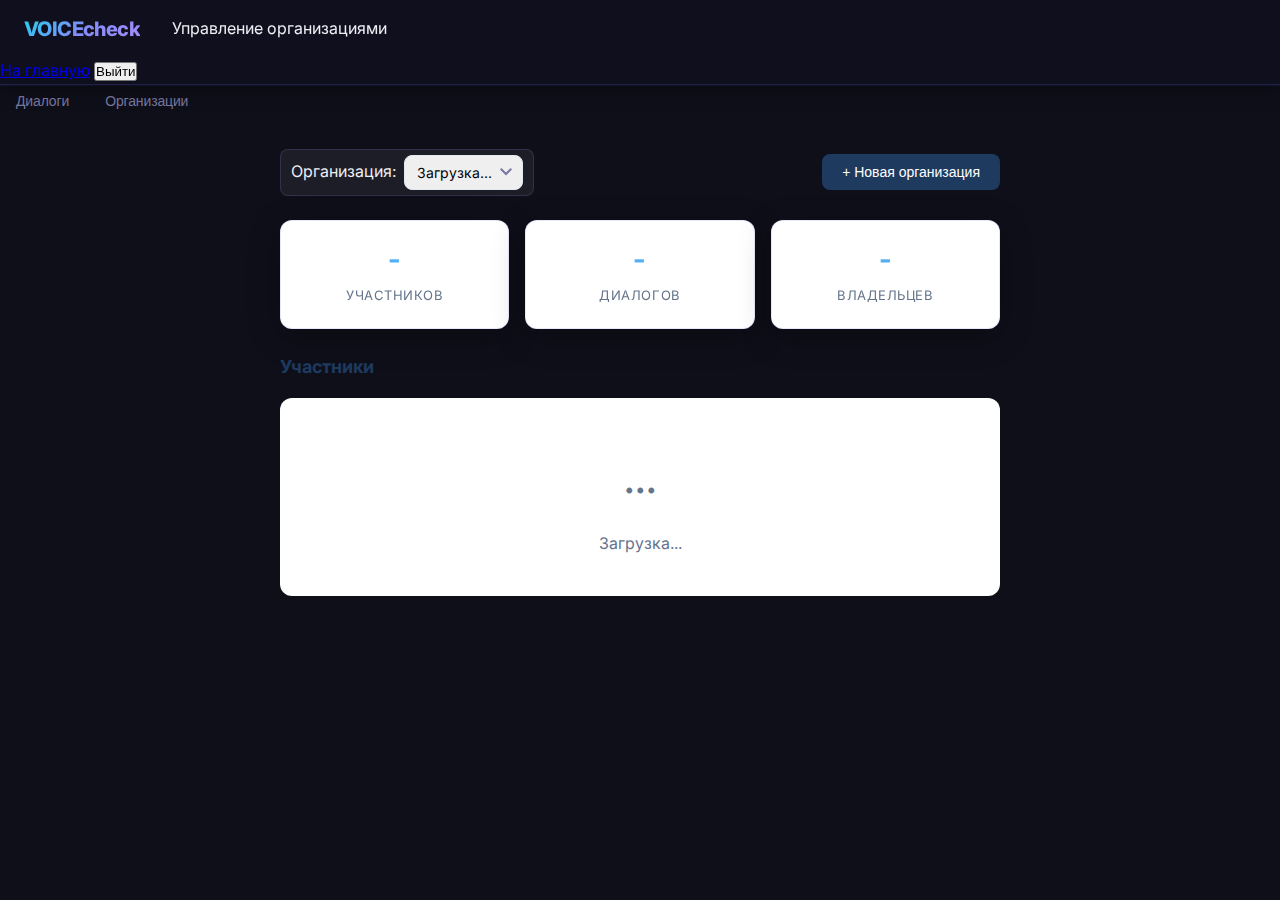
<file: static/organizations.html>
<!DOCTYPE html>
<html lang="ru">
<head>
    <meta charset="UTF-8">
    <meta name="viewport" content="width=device-width, initial-scale=1.0">
    <title>VOICEcheck - Организации</title>
    <link rel="preconnect" href="https://fonts.googleapis.com">
    <link rel="preconnect" href="https://fonts.gstatic.com" crossorigin>
    <link href="https://fonts.googleapis.com/css2?family=Inter:wght@400;500;600;700&display=swap" rel="stylesheet">
    <link rel="stylesheet" href="/static/css/style.css?v=8">
    <style>
        .org-header {
            display: flex;
            justify-content: space-between;
            align-items: center;
            margin-bottom: 24px;
        }

        .org-context {
            display: flex;
            align-items: center;
            gap: 12px;
        }

        .org-badge {
            background: #e0e7ff;
            color: #1e3a5f;
            padding: 6px 12px;
            border-radius: 20px;
            font-size: 13px;
            font-weight: 500;
        }

        .org-switcher {
            display: flex;
            align-items: center;
            gap: 8px;
        }

        .org-switcher select {
            padding: 8px 12px;
            border: 1px solid #e2e8f0;
            border-radius: 8px;
            font-size: 14px;
        }

        .btn-create {
            background: #1e3a5f;
            color: white;
            padding: 10px 20px;
            border-radius: 8px;
            border: none;
            font-size: 14px;
            font-weight: 500;
            cursor: pointer;
        }

        .btn-create:hover {
            background: #2d5a87;
        }

        .org-section {
            margin-bottom: 32px;
        }

        .org-section h3 {
            margin-bottom: 16px;
            font-size: 18px;
            color: #1e3a5f;
        }

        .members-list {
            background: white;
            border-radius: 12px;
            overflow: hidden;
        }

        .member-item {
            display: flex;
            align-items: center;
            padding: 16px;
            border-bottom: 1px solid #f1f5f9;
        }

        .member-item:last-child {
            border-bottom: none;
        }

        .member-avatar {
            width: 40px;
            height: 40px;
            background: #e0e7ff;
            border-radius: 50%;
            display: flex;
            align-items: center;
            justify-content: center;
            margin-right: 12px;
            font-weight: 600;
            color: #1e3a5f;
        }

        .member-info {
            flex: 1;
        }

        .member-name {
            font-weight: 500;
            color: #1e3a5f;
        }

        .member-email {
            font-size: 13px;
            color: #64748b;
        }

        .member-role {
            padding: 4px 12px;
            border-radius: 12px;
            font-size: 12px;
            font-weight: 500;
        }

        .member-role.owner {
            background: #fef3c7;
            color: #92400e;
        }

        .member-role.admin {
            background: #e0e7ff;
            color: #4338ca;
        }

        .member-role.member {
            background: #f1f5f9;
            color: #475569;
        }

        .member-role.viewer {
            background: #f1f5f9;
            color: #94a3b8;
        }

        .member-actions {
            display: flex;
            gap: 8px;
        }

        .btn-icon {
            background: none;
            border: none;
            color: #64748b;
            cursor: pointer;
            padding: 4px;
            font-size: 14px;
        }

        .btn-icon:hover {
            color: #1e3a5f;
        }

        .btn-icon.delete:hover {
            color: #ef4444;
        }

        /* Modal styles */
        .modal {
            display: none;
            position: fixed;
            top: 0;
            left: 0;
            right: 0;
            bottom: 0;
            background: rgba(0, 0, 0, 0.5);
            align-items: center;
            justify-content: center;
            z-index: 1000;
        }

        .modal.show {
            display: flex;
        }

        .modal-content {
            background: white;
            border-radius: 16px;
            padding: 32px;
            width: 100%;
            max-width: 450px;
        }

        .modal-header {
            display: flex;
            justify-content: space-between;
            align-items: center;
            margin-bottom: 24px;
        }

        .modal-title {
            font-size: 20px;
            font-weight: 600;
            color: #1e3a5f;
        }

        .close-btn {
            background: none;
            border: none;
            font-size: 24px;
            color: #64748b;
            cursor: pointer;
        }

        .form-group {
            margin-bottom: 16px;
        }

        .form-label {
            display: block;
            margin-bottom: 6px;
            font-size: 14px;
            font-weight: 500;
            color: #334155;
        }

        .form-input {
            width: 100%;
            padding: 10px 12px;
            border: 1px solid #e2e8f0;
            border-radius: 8px;
            font-size: 14px;
        }

        .form-input:focus {
            outline: none;
            border-color: #1e3a5f;
        }

        .form-select {
            width: 100%;
            padding: 10px 12px;
            border: 1px solid #e2e8f0;
            border-radius: 8px;
            font-size: 14px;
        }

        .form-row {
            display: flex;
            gap: 12px;
        }

        .form-row .form-group {
            flex: 1;
        }

        .modal-actions {
            display: flex;
            gap: 12px;
            margin-top: 24px;
        }

        .btn {
            flex: 1;
            padding: 10px;
            border: none;
            border-radius: 8px;
            font-size: 14px;
            font-weight: 500;
            cursor: pointer;
        }

        .btn-primary {
            background: #1e3a5f;
            color: white;
        }

        .btn-secondary {
            background: #f1f5f9;
            color: #475569;
        }

        .error-message {
            background: #fef2f2;
            color: #991b1b;
            padding: 12px;
            border-radius: 8px;
            margin-bottom: 16px;
            font-size: 14px;
        }

        .empty-state {
            text-align: center;
            padding: 40px;
            color: #64748b;
        }

        .empty-state-icon {
            font-size: 48px;
            margin-bottom: 16px;
        }

        .stats-grid {
            display: grid;
            grid-template-columns: repeat(auto-fit, minmax(150px, 1fr));
            gap: 16px;
            margin-bottom: 24px;
        }

        .stat-card {
            background: white;
            padding: 16px;
            border-radius: 12px;
            text-align: center;
        }

        .stat-value {
            font-size: 28px;
            font-weight: 700;
            color: #1e3a5f;
        }

        .stat-label {
            font-size: 13px;
            color: #64748b;
            margin-top: 4px;
        }
    </style>
</head>
<body>
    <div class="app-container">
        <header class="app-header">
            <div class="header-content">
                <h1 class="app-title">VOICEcheck</h1>
                <p class="app-subtitle">Управление организациями</p>
            </div>
            <div class="header-actions">
                <a href="/" class="btn-text">На главную</a>
                <button onclick="logout()" class="btn-text">Выйти</button>
            </div>
        </header>

        <nav class="tab-nav">
            <button class="tab-btn" onclick="location.href='/'">Диалоги</button>
            <button class="tab-btn" onclick="location.href='/organizations.html'">Организации</button>
        </nav>

        <main class="tab-content">
            <div class="tab-pane active">
                <div class="container">
                    <!-- Organization Context -->
                    <div class="org-header">
                        <div class="org-context">
                            <div class="org-switcher">
                                <span>Организация:</span>
                                <select id="orgSwitcher" onchange="switchOrganization(this.value)">
                                    <option value="">Загрузка...</option>
                                </select>
                            </div>
                        </div>
                        <div>
                            <button class="btn-create" onclick="openCreateOrgModal()">+ Новая организация</button>
                        </div>
                    </div>

                    <!-- Stats -->
                    <div class="stats-grid" id="statsGrid">
                        <div class="stat-card">
                            <div class="stat-value" id="statMembers">-</div>
                            <div class="stat-label">Участников</div>
                        </div>
                        <div class="stat-card">
                            <div class="stat-value" id="statDialogs">-</div>
                            <div class="stat-label">Диалогов</div>
                        </div>
                        <div class="stat-card">
                            <div class="stat-value" id="statOwners">-</div>
                            <div class="stat-label">Владельцев</div>
                        </div>
                    </div>

                    <!-- Members Section -->
                    <div class="org-section">
                        <h3>Участники</h3>
                        <div class="members-list" id="membersList">
                            <div class="empty-state">
                                <div class="empty-state-icon">...</div>
                                <div>Загрузка...</div>
                            </div>
                        </div>
                    </div>
                </div>
            </div>
        </main>
    </div>

    <!-- Add Member Modal -->
    <div class="modal" id="addMemberModal">
        <div class="modal-content">
            <div class="modal-header">
                <h3 class="modal-title">Добавить участника</h3>
                <button class="close-btn" onclick="closeModal('addMemberModal')">&times;</button>
            </div>
            <div id="addMemberError" class="error-message" style="display: none;"></div>
            <form id="addMemberForm">
                <div class="form-group">
                    <label class="form-label">Email</label>
                    <input type="email" class="form-input" id="memberEmail" required placeholder="email@example.com">
                </div>
                <div class="form-group">
                    <label class="form-label">Полное имя</label>
                    <input type="text" class="form-input" id="memberName" required placeholder="Иван Иванов">
                </div>
                <div class="form-group">
                    <label class="form-label">Пароль</label>
                    <input type="password" class="form-input" id="memberPassword" required minlength="8" placeholder="Минимум 8 символов">
                </div>
                <div class="form-group">
                    <label class="form-label">Роль</label>
                    <select class="form-select" id="memberRole">
                        <option value="member">Участник</option>
                        <option value="admin">Администратор</option>
                        <option value="viewer">Зритель</option>
                    </select>
                </div>
                <div class="modal-actions">
                    <button type="button" class="btn btn-secondary" onclick="closeModal('addMemberModal')">Отмена</button>
                    <button type="submit" class="btn btn-primary">Добавить</button>
                </div>
            </form>
        </div>
    </div>

    <!-- Add Existing User Modal -->
    <div class="modal" id="addExistingModal">
        <div class="modal-content">
            <div class="modal-header">
                <h3 class="modal-title">Добавить существующего пользователя</h3>
                <button class="close-btn" onclick="closeModal('addExistingModal')">&times;</button>
            </div>
            <div id="addExistingError" class="error-message" style="display: none;"></div>
            <form id="addExistingForm">
                <div class="form-group">
                    <label class="form-label">Email пользователя</label>
                    <input type="email" class="form-input" id="existingEmail" required placeholder="email@example.com">
                </div>
                <div class="form-group">
                    <label class="form-label">Роль</label>
                    <select class="form-select" id="existingRole">
                        <option value="member">Участник</option>
                        <option value="admin">Администратор</option>
                        <option value="viewer">Зритель</option>
                    </select>
                </div>
                <div class="modal-actions">
                    <button type="button" class="btn btn-secondary" onclick="closeModal('addExistingModal')">Отмена</button>
                    <button type="submit" class="btn btn-primary">Добавить</button>
                </div>
            </form>
        </div>
    </div>

    <!-- Create Organization Modal -->
    <div class="modal" id="createOrgModal">
        <div class="modal-content">
            <div class="modal-header">
                <h3 class="modal-title">Новая организация</h3>
                <button class="close-btn" onclick="closeModal('createOrgModal')">&times;</button>
            </div>
            <div id="createOrgError" class="error-message" style="display: none;"></div>
            <form id="createOrgForm">
                <div class="form-group">
                    <label class="form-label">Название организации</label>
                    <input type="text" class="form-input" id="orgName" required placeholder="Моя компания">
                </div>
                <div class="modal-actions">
                    <button type="button" class="btn btn-secondary" onclick="closeModal('createOrgModal')">Отмена</button>
                    <button type="submit" class="btn btn-primary">Создать</button>
                </div>
            </form>
        </div>
    </div>

    <script src="/static/js/api.js"></script>
    <script>
        const API_BASE = window.location.origin;
        let currentOrgId = null;

        // Initialize
        window.addEventListener('load', async () => {
            await initAuth();
        });

        async function initAuth() {
            // Check if we have a token
            const token = localStorage.getItem('access_token');
            if (!token) {
                window.location.href = '/static/auth.html';
                return;
            }

            // Load organizations
            await loadOrganizations();
            await loadCurrentOrg();
        }

        async function loadOrganizations() {
            try {
                const orgs = await api.get('/auth/organizations');
                const switcher = document.getElementById('orgSwitcher');
                switcher.innerHTML = orgs.map(org =>
                    `<option value="${org.id}">${escapeHtml(org.name)}</option>`
                ).join('');
            } catch (err) {
                console.error('Failed to load organizations:', err);
            }
        }

        async function loadCurrentOrg() {
            const currentOrg = JSON.parse(localStorage.getItem('current_org') || '{}');
            if (currentOrg.id) {
                currentOrgId = currentOrg.id;
                document.getElementById('orgSwitcher').value = currentOrg.id;
                await loadOrgData(currentOrg.id);
            }
        }

        async function switchOrganization(orgId) {
            if (!orgId) return;

            try {
                const data = await api.post(`/auth/select-organization/${orgId}`, {});

                // Update tokens
                localStorage.setItem('access_token', data.access_token);
                localStorage.setItem('refresh_token', data.refresh_token);

                // Get org details
                const orgs = await api.get('/auth/organizations');
                const currentOrg = orgs.find(o => o.id === orgId);
                if (currentOrg) {
                    localStorage.setItem('current_org', JSON.stringify(currentOrg));
                }

                currentOrgId = orgId;
                await loadOrgData(orgId);
            } catch (err) {
                console.error('Failed to switch organization:', err);
            }
        }

        async function loadOrgData(orgId) {
            // Load members
            await loadMembers(orgId);
            // Load stats
            await loadStats(orgId);
        }

        async function loadMembers(orgId) {
            try {
                const members = await api.get(`/organizations/${orgId}/members`);
                renderMembers(members);
            } catch (err) {
                console.error('Failed to load members:', err);
                document.getElementById('membersList').innerHTML = `
                    <div class="empty-state">
                        <div class="empty-state-icon">!</div>
                        <div>Ошибка загрузки участников</div>
                    </div>
                `;
            }
        }

        function renderMembers(members) {
            const container = document.getElementById('membersList');
            const currentUser = JSON.parse(localStorage.getItem('user') || '{}');

            if (members.length === 0) {
                container.innerHTML = `
                    <div class="empty-state">
                        <div class="empty-state-icon">+</div>
                        <div>Нет участников</div>
                        <button class="btn-create" onclick="openAddMemberModal()" style="margin-top: 16px;">Добавить</button>
                    </div>
                `;
                return;
            }

            const roleLabels = {
                'owner': 'Владелец',
                'admin': 'Администратор',
                'member': 'Участник',
                'viewer': 'Зритель'
            };

            container.innerHTML = `
                <div style="padding: 12px; border-bottom: 1px solid #f1f5f9; display: flex; gap: 12px;">
                    <button class="btn-create" onclick="openAddMemberModal()" style="font-size: 13px; padding: 8px 16px;">+ Создать пользователя</button>
                    <button class="btn-secondary" onclick="openAddExistingModal()" style="font-size: 13px; padding: 8px 16px; border: 1px solid #e2e8f0; background: white; border-radius: 8px; cursor: pointer;">+ Существующий</button>
                </div>
                ${members.map(m => `
                    <div class="member-item">
                        <div class="member-avatar">${m.full_name.charAt(0).toUpperCase()}</div>
                        <div class="member-info">
                            <div class="member-name">${escapeHtml(m.full_name)}</div>
                            <div class="member-email">${escapeHtml(m.email)}</div>
                        </div>
                        <span class="member-role ${m.role}">${roleLabels[m.role] || m.role}</span>
                        ${m.id !== currentUser.id ? `
                            <div class="member-actions">
                                <button class="btn-icon" onclick="changeRole('${m.id}', '${m.role}')" title="Изменить роль">...</button>
                                <button class="btn-icon delete" onclick="removeMember('${m.id}', '${escapeHtml(m.full_name)}')" title="Удалить">&times;</button>
                            </div>
                        ` : ''}
                    </div>
                `).join('')}
            `;
        }

        async function loadStats(orgId) {
            try {
                const stats = await api.get(`/organizations/${orgId}/stats`);
                document.getElementById('statMembers').textContent = stats.total_members;
                document.getElementById('statDialogs').textContent = stats.dialogs;
                document.getElementById('statOwners').textContent = stats.owners;
            } catch (err) {
                console.error('Failed to load stats:', err);
            }
        }

        // Add member
        function openAddMemberModal() {
            document.getElementById('addMemberForm').reset();
            hideError('addMemberError');
            openModal('addMemberModal');
        }

        function openAddExistingModal() {
            document.getElementById('addExistingForm').reset();
            hideError('addExistingError');
            openModal('addExistingModal');
        }

        document.getElementById('addMemberForm').addEventListener('submit', async (e) => {
            e.preventDefault();
            hideError('addMemberError');

            const email = document.getElementById('memberEmail').value.trim();
            const name = document.getElementById('memberName').value.trim();
            const password = document.getElementById('memberPassword').value;
            const role = document.getElementById('memberRole').value;

            try {
                await api.post(`/organizations/${currentOrgId}/members`, {
                    email,
                    password,
                    full_name: name,
                    role
                });

                closeModal('addMemberModal');
                await loadMembers(currentOrgId);
                await loadStats(currentOrgId);
            } catch (err) {
                showError('addMemberError', err.message || 'Ошибка добавления пользователя');
            }
        });

        document.getElementById('addExistingForm').addEventListener('submit', async (e) => {
            e.preventDefault();
            hideError('addExistingError');

            const email = document.getElementById('existingEmail').value.trim();
            const role = document.getElementById('existingRole').value;

            try {
                await api.post(`/organizations/${currentOrgId}/add-existing`, {
                    email,
                    role
                });

                closeModal('addExistingModal');
                await loadMembers(currentOrgId);
                await loadStats(currentOrgId);
            } catch (err) {
                showError('addExistingError', err.message || 'Ошибка добавления пользователя');
            }
        });

        // Create organization
        function openCreateOrgModal() {
            document.getElementById('createOrgForm').reset();
            hideError('createOrgError');
            openModal('createOrgModal');
        }

        document.getElementById('createOrgForm').addEventListener('submit', async (e) => {
            e.preventDefault();
            hideError('createOrgError');

            const name = document.getElementById('orgName').value.trim();

            try {
                await api.post('/organizations', { name });
                closeModal('createOrgModal');
                await loadOrganizations();
                // Switch to new org
                await switchOrganization(document.getElementById('orgSwitcher').lastElementChild.value);
            } catch (err) {
                showError('createOrgError', err.message || 'Ошибка создания организации');
            }
        });

        // Change role
        async function changeRole(userId, currentRole) {
            const newRole = prompt('Новая роль (owner/admin/member/viewer):', currentRole);
            if (!newRole || !['owner', 'admin', 'member', 'viewer'].includes(newRole)) {
                return;
            }

            try {
                await api.patch(`/organizations/${currentOrgId}/members/${userId}/role`, { role: newRole });
                await loadMembers(currentOrgId);
            } catch (err) {
                alert(err.message || 'Ошибка изменения роли');
            }
        }

        // Remove member
        async function removeMember(userId, name) {
            if (!confirm(`Удалить пользователя "${name}" из организации?`)) {
                return;
            }

            try {
                await api.delete(`/organizations/${currentOrgId}/members/${userId}`);
                await loadMembers(currentOrgId);
                await loadStats(currentOrgId);
            } catch (err) {
                alert(err.message || 'Ошибка удаления пользователя');
            }
        }

        // Modal helpers
        function openModal(id) {
            document.getElementById(id).classList.add('show');
        }

        function closeModal(id) {
            document.getElementById(id).classList.remove('show');
        }

        function showError(id, text) {
            const el = document.getElementById(id);
            el.textContent = text;
            el.style.display = 'block';
        }

        function hideError(id) {
            document.getElementById(id).style.display = 'none';
        }

        function escapeHtml(text) {
            const div = document.createElement('div');
            div.textContent = text;
            return div.innerHTML;
        }

        function logout() {
            localStorage.removeItem('access_token');
            localStorage.removeItem('refresh_token');
            localStorage.removeItem('user');
            localStorage.removeItem('current_org');
            window.location.href = '/static/auth.html';
        }
    </script>
</body>
</html>
</file>
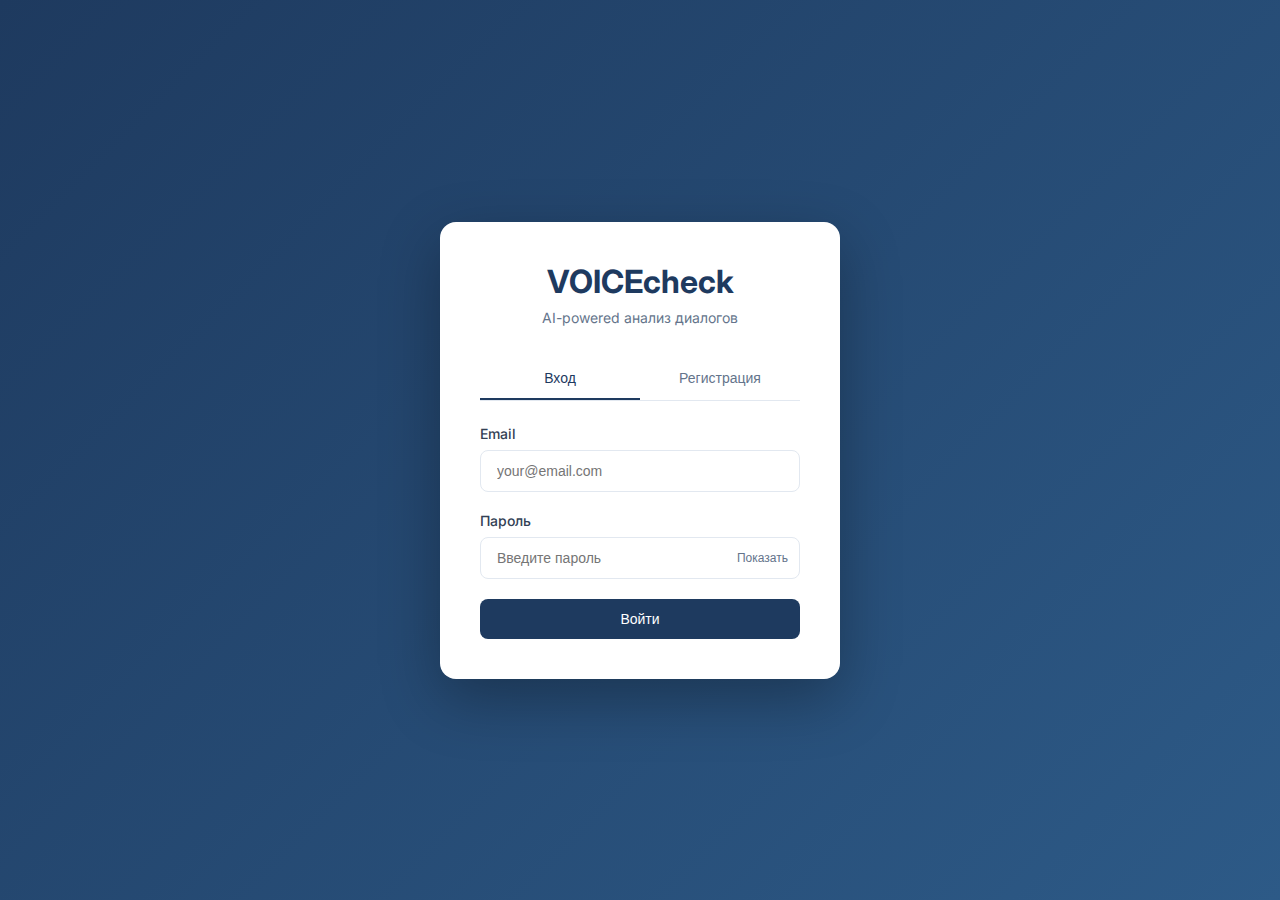
<file: static/select-organization.html>
<!DOCTYPE html>
<html lang="ru">
<head>
    <meta charset="UTF-8">
    <meta name="viewport" content="width=device-width, initial-scale=1.0">
    <title>VOICEcheck - Выбор организации</title>
    <link rel="preconnect" href="https://fonts.googleapis.com">
    <link rel="preconnect" href="https://fonts.gstatic.com" crossorigin>
    <link href="https://fonts.googleapis.com/css2?family=Inter:wght@400;500;600;700&display=swap" rel="stylesheet">
    <style>
        * {
            margin: 0;
            padding: 0;
            box-sizing: border-box;
        }

        body {
            font-family: 'Inter', -apple-system, BlinkMacSystemFont, sans-serif;
            background: linear-gradient(135deg, #1e3a5f 0%, #2d5a87 100%);
            min-height: 100vh;
            display: flex;
            align-items: center;
            justify-content: center;
            padding: 20px;
        }

        .org-container {
            background: white;
            border-radius: 16px;
            box-shadow: 0 20px 60px rgba(0, 0, 0, 0.3);
            width: 100%;
            max-width: 500px;
            padding: 40px;
        }

        .org-header {
            text-align: center;
            margin-bottom: 32px;
        }

        .org-logo {
            font-size: 32px;
            font-weight: 700;
            color: #1e3a5f;
            margin-bottom: 8px;
        }

        .org-subtitle {
            color: #64748b;
            font-size: 14px;
        }

        .org-list {
            display: flex;
            flex-direction: column;
            gap: 12px;
        }

        .org-card {
            display: flex;
            align-items: center;
            padding: 16px;
            border: 2px solid #e2e8f0;
            border-radius: 12px;
            cursor: pointer;
            transition: all 0.2s;
        }

        .org-card:hover {
            border-color: #1e3a5f;
            background: #f8fafc;
        }

        .org-icon {
            width: 48px;
            height: 48px;
            background: #e0e7ff;
            border-radius: 12px;
            display: flex;
            align-items: center;
            justify-content: center;
            margin-right: 16px;
            font-size: 20px;
        }

        .org-info {
            flex: 1;
        }

        .org-name {
            font-weight: 600;
            color: #1e3a5f;
            margin-bottom: 4px;
        }

        .org-role {
            font-size: 12px;
            color: #64748b;
            text-transform: capitalize;
        }

        .loading {
            text-align: center;
            padding: 40px;
            color: #64748b;
        }

        .spinner {
            display: inline-block;
            width: 32px;
            height: 32px;
            border: 3px solid #e2e8f0;
            border-top-color: #1e3a5f;
            border-radius: 50%;
            animation: spin 0.8s linear infinite;
            margin-bottom: 16px;
        }

        @keyframes spin {
            to { transform: rotate(360deg); }
        }

        .error-message {
            padding: 16px;
            background: #fef2f2;
            color: #991b1b;
            border-radius: 8px;
            margin-bottom: 20px;
            font-size: 14px;
        }

        .logout-btn {
            text-align: center;
            margin-top: 24px;
        }

        .logout-btn a {
            color: #64748b;
            text-decoration: none;
            font-size: 14px;
        }

        .logout-btn a:hover {
            color: #1e3a5f;
        }
    </style>
</head>
<body>
    <div class="org-container">
        <div class="org-header">
            <div class="org-logo">VOICEcheck</div>
            <div class="org-subtitle">Выберите организацию для работы</div>
        </div>

        <div id="orgError" class="error-message" style="display: none;"></div>

        <div id="orgList" class="org-list">
            <div class="loading">
                <div class="spinner"></div>
                <div>Загрузка организаций...</div>
            </div>
        </div>

        <div class="logout-btn">
            <a href="#" onclick="logout()">Выйти из аккаунта</a>
        </div>
    </div>

    <script>
        const API_BASE = window.location.origin;
        let currentToken = localStorage.getItem('access_token');

        async function loadOrganizations() {
            if (!currentToken) {
                window.location.href = '/static/auth.html';
                return;
            }

            try {
                const response = await fetch(API_BASE + '/auth/organizations', {
                    headers: {
                        'Authorization': 'Bearer ' + currentToken
                    }
                });

                if (response.status === 401) {
                    // Token invalid - redirect to login
                    localStorage.removeItem('access_token');
                    localStorage.removeItem('refresh_token');
                    window.location.href = '/static/auth.html';
                    return;
                }

                if (!response.ok) {
                    throw new Error('Failed to load organizations: ' + response.status);
                }

                const contentType = response.headers.get('content-type');
                if (!contentType || !contentType.includes('application/json')) {
                    throw new Error('Invalid response format');
                }

                const orgs = await response.json();

                if (!Array.isArray(orgs)) {
                    throw new Error('Invalid response format');
                }

                if (orgs.length === 0) {
                    // User has no organizations - redirect to main app
                    // Organizations are optional, so this is normal
                    window.location.href = '/';
                    return;
                }

                renderOrganizations(orgs);

            } catch (err) {
                console.error('Error loading organizations:', err);
                document.getElementById('orgError').textContent = 'Ошибка: ' + err.message;
                document.getElementById('orgError').style.display = 'block';
            }
        }

        function renderOrganizations(orgs) {
            const container = document.getElementById('orgList');
            const roleLabels = {
                'owner': 'Владелец',
                'admin': 'Администратор',
                'member': 'Участник',
                'viewer': 'Зритель'
            };

            container.innerHTML = orgs.map(org => `
                <div class="org-card" onclick="selectOrganization('${org.id}')">
                    <div class="org-icon">${org.name.charAt(0).toUpperCase()}</div>
                    <div class="org-info">
                        <div class="org-name">${escapeHtml(org.name)}</div>
                        <div class="org-role">${roleLabels[org.role] || org.role}</div>
                    </div>
                </div>
            `).join('');
        }

        async function selectOrganization(orgId) {
            try {
                const response = await fetch(API_BASE + `/auth/select-organization/${orgId}`, {
                    method: 'POST',
                    headers: {
                        'Authorization': 'Bearer ' + currentToken
                    }
                });

                if (!response.ok) {
                    throw new Error('Failed to select organization');
                }

                const data = await response.json();

                // Update tokens
                localStorage.setItem('access_token', data.access_token);
                localStorage.setItem('refresh_token', data.refresh_token);
                currentToken = data.access_token;

                // Get org details
                const orgResponse = await fetch(API_BASE + `/auth/organizations`, {
                    headers: {
                        'Authorization': 'Bearer ' + currentToken
                    }
                });
                const orgs = await orgResponse.json();
                const currentOrg = orgs.find(o => o.id === orgId);
                if (currentOrg) {
                    localStorage.setItem('current_org', JSON.stringify(currentOrg));
                }

                // Redirect to app
                window.location.href = '/';

            } catch (err) {
                console.error(err);
                document.getElementById('orgError').textContent = 'Ошибка выбора организации';
                document.getElementById('orgError').style.display = 'block';
            }
        }

        async function refreshToken() {
            const refreshToken = localStorage.getItem('refresh_token');
            if (!refreshToken) {
                logout();
                return;
            }

            try {
                const response = await fetch(API_BASE + '/auth/refresh', {
                    method: 'POST',
                    headers: { 'Content-Type': 'application/json' },
                    body: JSON.stringify({ refresh_token: refreshToken })
                });

                if (!response.ok) {
                    throw new Error('Token refresh failed');
                }

                const data = await response.json();
                localStorage.setItem('access_token', data.access_token);
                localStorage.setItem('refresh_token', data.refresh_token);
                currentToken = data.access_token;

                loadOrganizations();

            } catch (err) {
                logout();
            }
        }

        function logout() {
            localStorage.removeItem('access_token');
            localStorage.removeItem('refresh_token');
            localStorage.removeItem('user');
            localStorage.removeItem('current_org');
            window.location.href = '/static/auth.html';
        }

        function escapeHtml(text) {
            const div = document.createElement('div');
            div.textContent = text;
            return div.innerHTML;
        }

        // Load on page load
        loadOrganizations();
    </script>
</body>
</html>
</file>
<file: static/css/style.css>
/* VOICEcheck - Glassmorphism UI */

* { margin: 0; padding: 0; box-sizing: border-box; }

:root {
    --accent: #6366f1;
    --accent-light: #818cf8;
    --accent-glow: rgba(99, 102, 241, 0.35);
    --cyan: #22d3ee;
    --cyan-glow: rgba(34, 211, 238, 0.25);
    --green: #34d399;
    --yellow: #fbbf24;
    --red: #f87171;
    --purple: #a78bfa;

    --bg-0: #0f0f1a;
    --bg-1: rgba(26, 26, 46, 0.75);
    --bg-2: #252542;
    --bg-3: #2f2f52;
    --bg-card: rgba(31, 31, 56, 0.6);

    --text-0: #eeeef5;
    --text-1: #a8a8c0;
    --text-2: #7878a0;
    --border: rgba(80, 80, 130, 0.4);
    --border-hover: rgba(99, 102, 241, 0.55);

    --glass-bg: rgba(31, 31, 56, 0.6);
    --glass-border: rgba(99, 102, 241, 0.15);
    --glass-shadow: 0 8px 32px rgba(0, 0, 0, 0.3), inset 0 1px 0 rgba(255, 255, 255, 0.05);
    --glass-blur: blur(20px);

    --radius: 12px;
    --radius-sm: 8px;
    --radius-lg: 16px;
    --shadow: 0 1px 3px rgba(0,0,0,.3), 0 4px 20px rgba(0,0,0,.15);
    --shadow-lg: 0 8px 40px rgba(0,0,0,.4);
    --transition: 0.2s cubic-bezier(.4,0,.2,1);
}

body {
    font-family: 'Inter', -apple-system, BlinkMacSystemFont, 'Segoe UI', Roboto, sans-serif;
    background: var(--bg-0);
    color: var(--text-0);
    line-height: 1.6;
    min-height: 100vh;
    -webkit-font-smoothing: antialiased;
    position: relative;
    overflow-x: hidden;
}

/* ====== Animated Background Orbs ====== */

.bg-orbs {
    position: fixed;
    top: 0; left: 0; right: 0; bottom: 0;
    z-index: 0;
    pointer-events: none;
    overflow: hidden;
}

.bg-orbs::before,
.bg-orbs::after {
    content: '';
    position: absolute;
    border-radius: 50%;
    filter: blur(100px);
    opacity: 0.3;
    animation: float 20s ease-in-out infinite;
}

.bg-orbs::before {
    width: 500px; height: 500px;
    background: radial-gradient(circle, var(--accent) 0%, transparent 70%);
    top: -15%; left: -10%;
}

.bg-orbs::after {
    width: 450px; height: 450px;
    background: radial-gradient(circle, var(--cyan) 0%, transparent 70%);
    bottom: -15%; right: -10%;
    animation-delay: -10s;
}

.bg-orb-3 {
    position: absolute;
    width: 300px; height: 300px;
    border-radius: 50%;
    filter: blur(80px);
    opacity: 0.2;
    background: radial-gradient(circle, var(--purple) 0%, transparent 70%);
    top: 40%; left: 55%;
    animation: float 25s ease-in-out infinite;
    animation-delay: -5s;
}

@keyframes float {
    0%, 100% { transform: translate(0, 0) scale(1); }
    25% { transform: translate(30px, -40px) scale(1.05); }
    50% { transform: translate(-20px, 20px) scale(0.95); }
    75% { transform: translate(10px, 30px) scale(1.02); }
}

/* Scrollbar */
::-webkit-scrollbar { width: 6px; }
::-webkit-scrollbar-track { background: transparent; }
::-webkit-scrollbar-thumb { background: var(--bg-3); border-radius: 3px; }
::-webkit-scrollbar-thumb:hover { background: var(--text-2); }

/* ====== Form resets (macOS native override) ====== */

select,
input[type="date"] {
    -webkit-appearance: none;
    -moz-appearance: none;
    appearance: none;
    font-family: inherit;
    font-size: inherit;
}

select {
    background-image: url("data:image/svg+xml,%3Csvg xmlns='http://www.w3.org/2000/svg' width='12' height='8' viewBox='0 0 12 8'%3E%3Cpath fill='%237878a0' d='M1.41 0L6 4.58 10.59 0 12 1.41l-6 6-6-6z'/%3E%3C/svg%3E");
    background-repeat: no-repeat;
    background-position: right 10px center;
    padding-right: 30px !important;
}

input[type="date"] { position: relative; }

input[type="date"]::-webkit-calendar-picker-indicator {
    filter: invert(0.5) sepia(1) hue-rotate(200deg) saturate(2);
    cursor: pointer;
}

/* ====== Layout ====== */

.app-container {
    display: flex;
    flex-direction: column;
    min-height: 100vh;
    position: relative;
    z-index: 1;
}

/* ====== Glass Header (single row) ====== */

.app-header {
    background: rgba(15, 15, 30, 0.85);
    backdrop-filter: blur(24px);
    -webkit-backdrop-filter: blur(24px);
    border-bottom: 1px solid rgba(99, 102, 241, 0.2);
    box-shadow: 0 2px 20px rgba(0, 0, 0, 0.4), 0 1px 0 rgba(99,102,241,0.1);
    padding: 0;
    position: sticky;
    top: 0;
    z-index: 100;
}

.header-content {
    max-width: 1400px;
    margin: 0 auto;
    padding: 0 24px;
    display: flex;
    align-items: center;
    gap: 32px;
    height: 58px;
}

.app-title {
    font-size: 1.25rem;
    font-weight: 800;
    letter-spacing: -0.03em;
    background: linear-gradient(135deg, #22d3ee, #818cf8, #a78bfa);
    -webkit-background-clip: text;
    -webkit-text-fill-color: transparent;
    background-clip: text;
    white-space: nowrap;
    flex-shrink: 0;
}

/* Tabs inside header */
.header-tabs {
    display: flex;
    align-items: center;
    gap: 2px;
    flex: 1;
}

/* Auth block on right */
.header-auth {
    flex-shrink: 0;
    display: flex;
    align-items: center;
}

/* Auth info in header */
.auth-info {
    display: flex;
    align-items: center;
    gap: 8px;
    font-size: 0.8rem;
}

/* ── Org Switcher ── */
.org-switcher {
    display: flex;
    align-items: center;
    gap: 5px;
    padding: 5px 10px;
    border-radius: 8px;
    background: rgba(255,255,255,0.06);
    border: 1px solid var(--border);
    cursor: pointer;
    position: relative;
    user-select: none;
    transition: background var(--transition);
}
.org-switcher:hover { background: rgba(255,255,255,0.1); }
.org-switcher-icon { font-size: 0.9rem; }
.org-switcher-name { color: var(--text-0); font-weight: 500; font-size: 0.78rem; max-width: 130px; overflow: hidden; text-overflow: ellipsis; white-space: nowrap; }
.org-switcher-arrow { color: var(--text-2); font-size: 0.65rem; }
.org-switcher-dropdown {
    display: none;
    position: absolute;
    top: calc(100% + 6px);
    left: 0;
    min-width: 200px;
    background: var(--bg-2);
    border: 1px solid var(--glass-border);
    border-radius: var(--radius-sm);
    box-shadow: 0 8px 24px rgba(0,0,0,0.35);
    z-index: 200;
    overflow: hidden;
}
.org-switcher-item {
    padding: 9px 14px;
    cursor: pointer;
    color: var(--text-0);
    font-size: 0.82rem;
    transition: background var(--transition);
}
.org-switcher-item:hover, .org-switcher-item.active { background: rgba(99,102,241,0.15); }

/* ── User Menu ── */
.user-menu {
    display: flex;
    align-items: center;
    gap: 5px;
    padding: 5px 10px;
    border-radius: 8px;
    background: rgba(255,255,255,0.06);
    border: 1px solid var(--border);
    cursor: pointer;
    position: relative;
    user-select: none;
    transition: background var(--transition);
}
.user-menu:hover { background: rgba(255,255,255,0.1); }
.user-menu-name { color: var(--text-0); font-weight: 500; font-size: 0.78rem; max-width: 140px; overflow: hidden; text-overflow: ellipsis; white-space: nowrap; }
.user-menu-arrow { color: var(--text-2); font-size: 0.65rem; }
.user-menu-dropdown {
    display: none;
    position: absolute;
    top: calc(100% + 6px);
    right: 0;
    min-width: 200px;
    background: var(--bg-2);
    border: 1px solid var(--glass-border);
    border-radius: var(--radius-sm);
    box-shadow: 0 8px 24px rgba(0,0,0,0.35);
    z-index: 200;
    overflow: hidden;
}
.user-menu-item {
    display: block;
    width: 100%;
    padding: 9px 14px;
    background: none;
    border: none;
    color: var(--text-0);
    font-size: 0.82rem;
    text-align: left;
    cursor: pointer;
    transition: background var(--transition);
}
.user-menu-item:hover { background: rgba(99,102,241,0.15); }
.user-menu-item.danger { color: var(--red); }
.user-menu-item.danger:hover { background: rgba(248,113,113,0.12); }
.user-menu-divider { height: 1px; background: var(--border); margin: 4px 0; }

/* ====== Tab Buttons (in header) ====== */

.tab-btn {
    background: none;
    border: none;
    color: var(--text-2);
    padding: 8px 16px;
    cursor: pointer;
    font-size: 0.875rem;
    font-weight: 500;
    position: relative;
    transition: all var(--transition);
    letter-spacing: -0.01em;
    border-radius: 8px;
}

.tab-btn:hover {
    color: var(--text-0);
    background: rgba(99, 102, 241, 0.08);
}
.tab-btn.active {
    color: white;
    background: rgba(99, 102, 241, 0.15);
}

.tab-btn.active::after {
    content: '';
    position: absolute;
    bottom: -1px; left: 8px; right: 8px;
    height: 2px;
    background: linear-gradient(90deg, var(--accent), var(--cyan));
    border-radius: 2px 2px 0 0;
    animation: tabSlide 0.3s ease-out;
}

@keyframes tabSlide {
    from { transform: scaleX(0); }
    to { transform: scaleX(1); }
}

/* ====== Tab Content ====== */

.tab-content {
    flex: 1;
    max-width: 1280px;
    margin: 0 auto;
    padding: 32px 24px;
    width: 100%;
}

.tab-pane { display: none; animation: fadeIn 0.3s ease; }
.tab-pane.active { display: block; }

@keyframes fadeIn { from { opacity: 0; transform: translateY(8px); } to { opacity: 1; transform: translateY(0); } }

/* ====== Glass Cards ====== */

.container { max-width: 720px; margin: 0 auto; }

.card {
    background: var(--glass-bg);
    backdrop-filter: var(--glass-blur);
    -webkit-backdrop-filter: var(--glass-blur);
    border-radius: var(--radius-lg);
    padding: 28px;
    margin-bottom: 20px;
    border: 1px solid var(--glass-border);
    box-shadow: var(--glass-shadow);
    transition: border-color var(--transition), transform var(--transition);
}

.card:hover {
    border-color: rgba(99, 102, 241, 0.25);
}

.glass-card {
    background: var(--glass-bg);
    backdrop-filter: var(--glass-blur);
    -webkit-backdrop-filter: var(--glass-blur);
    border-radius: var(--radius-lg);
    padding: 24px;
    margin-bottom: 16px;
    border: 1px solid var(--glass-border);
    box-shadow: var(--glass-shadow);
    transition: border-color var(--transition), transform var(--transition);
}

.glass-card:hover {
    border-color: rgba(99, 102, 241, 0.25);
}

.card-header {
    display: flex;
    justify-content: space-between;
    align-items: center;
    margin-bottom: 20px;
    padding-bottom: 16px;
    border-bottom: 1px solid var(--glass-border);
}

.card-header h2 {
    font-size: 1.2rem;
    font-weight: 700;
    background: linear-gradient(135deg, var(--text-0), var(--accent-light));
    -webkit-background-clip: text;
    -webkit-text-fill-color: transparent;
    background-clip: text;
}

/* ====== Upload Tab ====== */

.upload-area {
    border: 2px dashed rgba(99, 102, 241, 0.25);
    border-radius: var(--radius);
    padding: 48px 32px;
    text-align: center;
    cursor: pointer;
    transition: all var(--transition);
}

.upload-area:hover {
    border-color: var(--accent);
    background: rgba(99, 102, 241, 0.04);
    transform: translateY(-2px);
}
.upload-area.dragover { border-color: var(--cyan); background: rgba(34, 211, 238, 0.06); }

.upload-icon { font-size: 40px; margin-bottom: 12px; opacity: 0.4; }
.upload-text { font-size: 1rem; color: var(--text-1); font-weight: 500; }
.upload-hint { font-size: 0.8rem; color: var(--text-2); margin-top: 8px; }

#fileInput { display: none; }

.file-info {
    display: none;
    background: rgba(99, 102, 241, 0.08);
    border: 1px solid rgba(99, 102, 241, 0.2);
    border-radius: var(--radius-sm);
    padding: 14px 16px;
    margin-top: 16px;
    align-items: center;
    justify-content: space-between;
}

.file-info.active { display: flex; }
.file-name { font-weight: 600; font-size: 0.9rem; }
.file-size { color: var(--text-2); font-size: 0.8rem; }

/* ====== Buttons ====== */

.btn {
    background: linear-gradient(135deg, #6366f1, #818cf8);
    border: none;
    color: #ffffff;
    padding: 11px 22px;
    border-radius: var(--radius-sm);
    font-size: 0.875rem;
    font-weight: 700;
    cursor: pointer;
    transition: all var(--transition);
    width: 100%;
    margin-top: 14px;
    letter-spacing: 0.01em;
    position: relative;
    overflow: hidden;
    box-shadow: 0 4px 15px rgba(99, 102, 241, 0.35);
    text-shadow: 0 1px 2px rgba(0,0,0,0.2);
}

.btn:hover:not(:disabled) {
    background: linear-gradient(135deg, #818cf8, #a78bfa);
    box-shadow: 0 6px 25px rgba(99, 102, 241, 0.55);
    transform: translateY(-1px);
}

.btn:active:not(:disabled) { transform: scale(0.98) translateY(0); }
.btn:disabled { opacity: 0.35; cursor: not-allowed; box-shadow: none; }

.btn-primary { background: linear-gradient(135deg, #6366f1, #818cf8); }
.btn-primary:hover:not(:disabled) { background: linear-gradient(135deg, #818cf8, #a78bfa); }

.btn-secondary {
    background: rgba(47, 47, 82, 0.9);
    border: 1px solid rgba(99, 102, 241, 0.3);
    color: #d0d0f0;
    box-shadow: none;
    font-weight: 600;
}
.btn-secondary:hover:not(:disabled) {
    background: rgba(99, 102, 241, 0.15);
    border-color: rgba(99, 102, 241, 0.6);
    color: white;
    box-shadow: 0 0 12px rgba(99,102,241,0.2);
}
.btn-small { padding: 7px 14px; font-size: 0.8rem; width: auto; margin-top: 0; }

.btn-icon {
    background: rgba(99, 102, 241, 0.1);
    border: 1px solid var(--border);
    color: var(--text-1);
    width: 32px; height: 32px;
    border-radius: 8px;
    display: inline-flex;
    align-items: center;
    justify-content: center;
    cursor: pointer;
    font-size: 14px;
    transition: all var(--transition);
}

.btn-icon:hover {
    background: rgba(99, 102, 241, 0.2);
    border-color: var(--accent);
    color: var(--accent-light);
}

.btn-icon-danger:hover {
    background: rgba(248, 113, 113, 0.15);
    border-color: rgba(248, 113, 113, 0.4);
    color: var(--red);
}

/* Form inputs */

.language-selector, .seller-input { margin-bottom: 14px; }

.language-selector label, .seller-input label {
    display: block;
    margin-bottom: 6px;
    color: var(--text-1);
    font-size: 0.8rem;
    font-weight: 500;
}

.language-selector select, .seller-input select {
    width: 100%;
    padding: 10px 12px;
    background: var(--bg-2);
    border: 1px solid var(--border);
    border-radius: var(--radius-sm);
    color: var(--text-0);
    font-size: 0.875rem;
    transition: border-color var(--transition);
}

.language-selector select:focus, .seller-input select:focus {
    outline: none;
    border-color: var(--accent);
    box-shadow: 0 0 0 3px var(--accent-glow);
}

.language-selector select option, .seller-input select option { background: #1a1a2e; }

/* Status & Result */

.status-area { display: none; }
.status-area.active { display: block; }
.status-text { text-align: center; color: var(--text-1); font-size: 0.9rem; }

.spinner {
    display: inline-block;
    width: 16px; height: 16px;
    border: 2px solid var(--bg-3);
    border-top-color: var(--accent-light);
    border-radius: 50%;
    animation: spin 0.7s linear infinite;
    margin-right: 8px;
    vertical-align: middle;
}

@keyframes spin { to { transform: rotate(360deg); } }

.progress-bar {
    background: rgba(37, 37, 66, 0.8);
    border-radius: 6px;
    height: 4px;
    overflow: hidden;
    margin: 14px 0;
}

.progress-fill {
    background: linear-gradient(90deg, var(--accent), var(--cyan));
    height: 100%;
    width: 0%;
    transition: width 0.4s ease;
    border-radius: 6px;
}

.result-area { display: none; }
.result-area.active { display: block; }

.result-header {
    display: flex;
    justify-content: space-between;
    align-items: center;
    margin-bottom: 14px;
}

.result-title { font-size: 1.05rem; font-weight: 600; }
.result-meta { color: var(--text-2); font-size: 0.8rem; }

.result-text {
    background: rgba(15, 15, 26, 0.6);
    border-radius: var(--radius-sm);
    padding: 18px;
    min-height: 120px;
    max-height: 450px;
    overflow-y: auto;
    line-height: 1.6;
    color: var(--text-1);
    border: 1px solid var(--border);
}

.result-actions { display: flex; gap: 8px; margin-top: 14px; }

.result-segment {
    padding: 8px 0;
    border-bottom: 1px solid rgba(255, 255, 255, 0.04);
    line-height: 1.6;
}
.result-segment:last-child { border-bottom: none; }
.result-seg-time { color: var(--text-2); font-size: 0.75rem; margin-right: 6px; font-family: 'SF Mono', monospace; }
.result-seg-speaker { font-weight: 600; font-size: 0.8rem; margin-right: 6px; }
.result-seg-speaker.result-speaker-sales { color: var(--cyan); }
.result-seg-speaker.result-speaker-customer { color: var(--purple); }

.error-message {
    background: rgba(248, 113, 113, 0.1);
    border: 1px solid rgba(248, 113, 113, 0.25);
    border-radius: var(--radius-sm);
    padding: 14px;
    color: var(--red);
    display: none;
    margin-bottom: 16px;
    font-size: 0.875rem;
}

.error-message.active { display: block; }

.footer { text-align: center; color: var(--text-2); font-size: 0.75rem; margin-top: 32px; }

/* ====== Dialogs List ====== */

.dialogs-container { max-width: 1280px; margin: 0 auto; }

.dialogs-header {
    display: flex;
    justify-content: space-between;
    align-items: center;
    margin-bottom: 24px;
    flex-wrap: wrap;
    gap: 16px;
}

.dialogs-header h2 {
    font-size: 1.4rem;
    font-weight: 700;
    letter-spacing: -0.02em;
    background: linear-gradient(135deg, var(--text-0), var(--accent-light));
    -webkit-background-clip: text;
    -webkit-text-fill-color: transparent;
    background-clip: text;
}

.dialogs-filters {
    display: flex;
    gap: 8px;
    align-items: center;
    flex-wrap: wrap;
}

.dialogs-filters select,
.dialogs-filters input {
    padding: 8px 12px;
    background: rgba(37, 37, 66, 0.8);
    border: 1px solid var(--border);
    border-radius: var(--radius-sm);
    color: var(--text-0);
    font-size: 0.8rem;
    transition: all var(--transition);
    backdrop-filter: blur(8px);
}

.dialogs-filters select:focus,
.dialogs-filters input:focus {
    outline: none;
    border-color: var(--accent);
    box-shadow: 0 0 0 2px var(--accent-glow);
}

.dialogs-filters select option { background: #1a1a2e; }

.filter-input { width: 140px; }

.dialogs-list { display: grid; gap: 8px; }

.dialog-item {
    background: var(--glass-bg);
    backdrop-filter: var(--glass-blur);
    border: 1px solid var(--glass-border);
    border-radius: var(--radius);
    padding: 16px 20px;
    cursor: pointer;
    transition: all var(--transition);
    display: flex;
    justify-content: space-between;
    align-items: center;
}

.dialog-item:hover {
    border-color: var(--border-hover);
    background: rgba(37, 37, 66, 0.8);
    box-shadow: 0 4px 20px rgba(0, 0, 0, 0.2);
    transform: translateY(-1px);
}

.dialog-info { flex: 1; min-width: 0; }

.dialog-filename {
    font-weight: 600;
    font-size: 0.9rem;
    margin-bottom: 6px;
    white-space: nowrap;
    overflow: hidden;
    text-overflow: ellipsis;
}

.dialog-meta {
    display: flex;
    gap: 10px;
    color: var(--text-2);
    font-size: 0.8rem;
    align-items: center;
    flex-wrap: wrap;
}

.dialog-seller {
    background: rgba(167, 139, 250, 0.15);
    color: var(--purple);
    padding: 2px 8px;
    border-radius: 4px;
    font-size: 0.75rem;
    font-weight: 500;
}

.dialog-score { text-align: center; min-width: 60px; flex-shrink: 0; }

.dialog-score-value {
    font-size: 1.4rem;
    font-weight: 700;
    background: linear-gradient(135deg, var(--accent-light), var(--cyan));
    -webkit-background-clip: text;
    -webkit-text-fill-color: transparent;
    background-clip: text;
}

.dialog-score-label { font-size: 0.7rem; color: var(--text-2); text-transform: uppercase; letter-spacing: 0.05em; }

/* Status badges */

.status-badge {
    padding: 2px 10px;
    border-radius: 20px;
    font-size: 0.7rem;
    font-weight: 600;
    text-transform: uppercase;
    letter-spacing: 0.04em;
}

.status-badge.completed { background: rgba(251, 191, 36, 0.15); color: var(--yellow); }
.status-badge.dealed { background: rgba(52, 211, 153, 0.2); color: #22c55e; }
.status-badge.in_progress { background: rgba(251, 191, 36, 0.15); color: var(--yellow); }
.status-badge.rejected { background: rgba(248, 113, 113, 0.15); color: var(--red); }
.status-badge.pending { background: rgba(161, 161, 170, 0.15); color: var(--text-1); }
.status-badge.processing { background: rgba(99, 102, 241, 0.15); color: var(--accent-light); }
.status-badge.failed { background: rgba(248, 113, 113, 0.2); color: var(--red); }

/* Pagination */

.pagination { display: flex; justify-content: center; gap: 6px; margin-top: 24px; }

.page-btn {
    padding: 7px 12px;
    background: rgba(37, 37, 66, 0.8);
    border: 1px solid var(--border);
    border-radius: var(--radius-sm);
    color: var(--text-0);
    cursor: pointer;
    font-size: 0.8rem;
    transition: all var(--transition);
    backdrop-filter: blur(8px);
}

.page-btn:hover { border-color: var(--accent); }
.page-btn.active { background: var(--accent); border-color: var(--accent); box-shadow: 0 0 12px var(--accent-glow); }
.page-btn:disabled { opacity: 0.3; cursor: not-allowed; }
.page-dots { color: var(--text-2); padding: 7px 4px; }

.no-dialogs, .no-data { text-align: center; color: var(--text-2); padding: 48px 20px; font-size: 0.9rem; }
.text-muted { color: var(--text-2); font-size: 0.9rem; padding: 24px 0; text-align: center; }

/* ====== Glass Modal ====== */

.modal {
    display: none;
    position: fixed;
    top: 0; left: 0;
    width: 100%; height: 100%;
    background: rgba(0, 0, 0, 0.6);
    backdrop-filter: blur(8px);
    -webkit-backdrop-filter: blur(8px);
    z-index: 1000;
    align-items: center;
    justify-content: center;
}

.modal.active { display: flex; }

.modal-content {
    background: rgba(26, 26, 46, 0.95);
    backdrop-filter: blur(24px);
    -webkit-backdrop-filter: blur(24px);
    border: 1px solid var(--glass-border);
    border-radius: 20px;
    max-width: 900px;
    width: 92%;
    max-height: 90vh;
    overflow-y: auto;
    box-shadow: 0 20px 60px rgba(0, 0, 0, 0.5), inset 0 1px 0 rgba(255, 255, 255, 0.05);
    animation: modalEntrance 0.3s ease-out;
}

@keyframes modalEntrance {
    from { opacity: 0; transform: translateY(20px) scale(0.97); }
    to { opacity: 1; transform: translateY(0) scale(1); }
}

.modal-header {
    padding: 18px 28px;
    border-bottom: 1px solid var(--glass-border);
    display: flex;
    justify-content: space-between;
    align-items: center;
    position: sticky;
    top: 0;
    background: rgba(26, 26, 46, 0.95);
    backdrop-filter: blur(24px);
    z-index: 10;
    border-radius: 20px 20px 0 0;
}

.modal-header h3 { font-size: 1.2rem; font-weight: 700; }

.close-btn {
    background: rgba(47, 47, 82, 0.8);
    border: 1px solid var(--border);
    color: var(--text-1);
    font-size: 1.2rem;
    cursor: pointer;
    width: 32px; height: 32px;
    border-radius: 50%;
    display: flex;
    align-items: center;
    justify-content: center;
    transition: all var(--transition);
}

.close-btn:hover { background: var(--red); color: white; border-color: var(--red); }

.modal-body { padding: 28px; }

/* ====== Evaluation Styles ====== */

.evaluation-header { margin-bottom: 28px; }
.evaluation-title { font-size: 1.3rem; font-weight: 700; margin-bottom: 6px; letter-spacing: -0.02em; }
.evaluation-meta { color: var(--text-2); font-size: 0.8rem; }

/* Summary */

.summary-section {
    margin-bottom: 28px;
    background: rgba(99, 102, 241, 0.06);
    border: 1px solid rgba(99, 102, 241, 0.15);
    border-radius: var(--radius);
    padding: 20px;
    backdrop-filter: blur(8px);
}

.summary-section h3 { font-size: 1rem; margin-bottom: 10px; color: var(--accent-light); }
.summary-text { color: var(--text-0); line-height: 1.7; font-size: 0.9rem; }

/* Audio Player */

.audio-player-section { margin-bottom: 28px; }
.audio-player-section h3 { font-size: 1rem; margin-bottom: 10px; }
.audio-player-section audio { width: 100%; border-radius: var(--radius-sm); outline: none; }

/* Scores */

.scores-section { margin-bottom: 32px; }
.scores-section h3 { font-size: 1.1rem; margin-bottom: 14px; }

.scores-grid {
    display: grid;
    grid-template-columns: repeat(auto-fit, minmax(180px, 1fr));
    gap: 10px;
}

.score-item {
    background: rgba(15, 15, 26, 0.5);
    border: 1px solid var(--glass-border);
    border-radius: var(--radius);
    padding: 14px;
    transition: all var(--transition);
    backdrop-filter: blur(8px);
}

.score-item:hover { border-color: var(--border-hover); transform: translateY(-1px); }

.score-label { font-size: 0.8rem; color: var(--text-2); margin-bottom: 4px; }

.score-value {
    font-size: 1.6rem;
    font-weight: 700;
    color: var(--accent-light);
}

.score-value.score-high { color: var(--green); }
.score-value.score-mid { color: var(--yellow); }
.score-value.score-low { color: var(--red); }

.overall-score { grid-column: 1 / -1; text-align: center; padding: 20px; }
.overall-score .score-value { font-size: 2.8rem; }

/* Deal Status */

.deal-status-section { margin-bottom: 32px; }
.deal-status-section h3 { font-size: 1.1rem; margin-bottom: 12px; }
.status-selector { display: flex; gap: 8px; flex-wrap: wrap; }

.status-option {
    padding: 10px 20px;
    border: 1px solid var(--border);
    border-radius: var(--radius-sm);
    cursor: pointer;
    transition: all var(--transition);
    text-align: center;
    flex: 1;
    min-width: 110px;
    font-size: 0.85rem;
    font-weight: 500;
    background: rgba(37, 37, 66, 0.5);
}

.status-option:hover { border-color: var(--accent); transform: translateY(-1px); }

.status-option.selected {
    background: var(--accent);
    color: white;
    border-color: var(--accent);
    box-shadow: 0 0 20px var(--accent-glow);
}

/* Speaking Time */

.speaking-time-section { margin-bottom: 32px; }
.speaking-time-section h3 { font-size: 1.1rem; margin-bottom: 12px; }

.speaking-stats { display: flex; gap: 16px; margin-bottom: 10px; font-size: 0.85rem; }
.speaking-stat.sales { color: var(--cyan); }
.speaking-stat.customer { color: var(--purple); }

.speaking-timeline-track {
    display: flex;
    height: 12px;
    border-radius: 6px;
    overflow: hidden;
    margin-bottom: 18px;
    background: rgba(15, 15, 26, 0.5);
}

.speaking-bar { height: 100%; transition: width 0.6s ease; }
.speaking-bar.sales { background: linear-gradient(90deg, var(--cyan), rgba(34, 211, 238, 0.5)); }
.speaking-bar.customer { background: linear-gradient(90deg, rgba(167, 139, 250, 0.5), var(--purple)); }

.chart-container { max-width: 300px; margin: 0 auto; }
.guideline-text { text-align: center; color: var(--text-2); margin-top: 10px; font-size: 0.8rem; }

/* Timeline */

.timeline-section { margin-bottom: 32px; }
.timeline-section h3 { font-size: 1.1rem; margin-bottom: 14px; }
.timeline { position: relative; padding: 16px 0; }

.timeline-line {
    position: absolute;
    left: 50%; top: 0; bottom: 0;
    width: 2px;
    background: var(--border);
    transform: translateX(-50%);
}

.timeline-moments { position: relative; display: flex; flex-direction: column; gap: 20px; }

.timeline-moment { display: flex; align-items: center; gap: 14px; }
.timeline-moment.left { justify-content: flex-end; padding-right: 55%; }
.timeline-moment.right { padding-left: 55%; }

.timeline-marker {
    width: 14px; height: 14px;
    border-radius: 50%;
    border: 2px solid var(--accent);
    background: rgba(26, 26, 46, 0.9);
    cursor: pointer;
    z-index: 1;
    transition: all var(--transition);
    flex-shrink: 0;
}

.timeline-marker:hover { transform: scale(1.3); box-shadow: 0 0 12px var(--accent-glow); }
.timeline-marker.objection { border-color: var(--red); background: rgba(248, 113, 113, 0.2); }
.timeline-marker.interest { border-color: var(--green); background: rgba(52, 211, 153, 0.2); }
.timeline-marker.price { border-color: var(--yellow); background: rgba(251, 191, 36, 0.2); }
.timeline-marker.commitment { border-color: var(--purple); background: rgba(167, 139, 250, 0.2); }
.timeline-marker.next_step { border-color: var(--accent-light); background: rgba(129, 140, 248, 0.2); }

.timeline-content {
    background: rgba(15, 15, 26, 0.5);
    border: 1px solid var(--glass-border);
    border-radius: var(--radius-sm);
    padding: 10px 14px;
    max-width: 280px;
    backdrop-filter: blur(8px);
}

.timeline-time { font-size: 0.7rem; color: var(--text-2); margin-bottom: 3px; font-family: 'SF Mono', monospace; }
.timeline-text { font-size: 0.82rem; color: var(--text-0); line-height: 1.4; }

/* Recommendations */

.recommendations-section { margin-bottom: 32px; }
.recommendations-section h3 { font-size: 1.1rem; margin-bottom: 14px; }

.recommendation-item {
    background: rgba(15, 15, 26, 0.5);
    border: 1px solid var(--glass-border);
    border-radius: var(--radius-sm);
    padding: 12px 14px;
    margin-bottom: 8px;
    display: flex;
    gap: 12px;
    align-items: flex-start;
    transition: all var(--transition);
    backdrop-filter: blur(8px);
}

.recommendation-item:hover { border-color: var(--border-hover); transform: translateX(4px); }
.recommendation-item:last-child { margin-bottom: 0; }

.recommendation-number {
    background: rgba(99, 102, 241, 0.15);
    color: var(--accent-light);
    width: 26px; height: 26px;
    border-radius: 50%;
    display: flex;
    align-items: center;
    justify-content: center;
    font-weight: 700;
    font-size: 0.8rem;
    flex-shrink: 0;
}

.recommendation-body { flex: 1; }
.recommendation-text { margin-bottom: 4px; font-size: 0.85rem; line-height: 1.5; }

.recommendation-link {
    font-size: 0.75rem;
    color: var(--accent-light);
    cursor: pointer;
    opacity: 0.7;
    font-family: 'SF Mono', monospace;
}
.recommendation-link:hover { opacity: 1; text-decoration: underline; }

/* ====== Transcript ====== */

.transcript-section { margin-bottom: 32px; }
.transcript-section h3 { font-size: 1.1rem; margin-bottom: 0; }

.transcript-header {
    display: flex;
    align-items: center;
    justify-content: space-between;
    margin-bottom: 14px;
}

.transcript-toggle {
    display: flex;
    border-radius: 6px;
    overflow: hidden;
    border: 1px solid var(--border);
    background: rgba(15, 15, 26, 0.5);
}

.transcript-toggle-btn {
    padding: 5px 14px;
    font-size: 0.75rem;
    font-weight: 500;
    background: transparent;
    color: var(--text-2);
    border: none;
    cursor: pointer;
    transition: all var(--transition);
}

.transcript-toggle-btn:hover { color: var(--text-0); background: var(--bg-3); }
.transcript-toggle-btn.active { background: var(--accent); color: #fff; }

.transcript-container {
    max-height: 400px;
    overflow-y: auto;
    background: rgba(15, 15, 26, 0.5);
    border-radius: var(--radius);
    padding: 14px;
    border: 1px solid var(--glass-border);
    backdrop-filter: blur(8px);
}

.transcript-segment {
    padding: 6px 10px;
    border-radius: 6px;
    margin-bottom: 2px;
    cursor: pointer;
    transition: background var(--transition);
    font-size: 0.85rem;
    line-height: 1.55;
    border-left: 3px solid transparent;
}

.transcript-segment:hover { background: rgba(255, 255, 255, 0.03); }

.transcript-segment.active {
    background: rgba(99, 102, 241, 0.08);
    border-left-color: var(--accent);
}

.transcript-segment.speaker-sales { border-left-color: rgba(34, 211, 238, 0.3); }
.transcript-segment.speaker-customer { border-left-color: rgba(167, 139, 250, 0.3); }
.transcript-segment.active.speaker-sales { border-left-color: var(--cyan); }
.transcript-segment.active.speaker-customer { border-left-color: var(--purple); }

.seg-time { color: var(--text-2); font-size: 0.7rem; margin-right: 6px; font-family: 'SF Mono', monospace; }
.seg-speaker { font-weight: 600; margin-right: 6px; font-size: 0.78rem; }
.seg-speaker.speaker-sales { color: var(--cyan); }
.seg-speaker.speaker-customer { color: var(--purple); }
.seg-text { color: var(--text-0); }

/* ====== Dashboard ====== */

.dashboard-container { max-width: 1280px; margin: 0 auto; }

.dashboard-header {
    display: flex;
    justify-content: space-between;
    align-items: center;
    margin-bottom: 24px;
    flex-wrap: wrap;
    gap: 16px;
}

.dashboard-header h2 {
    font-size: 1.4rem;
    font-weight: 700;
    letter-spacing: -0.02em;
    background: linear-gradient(135deg, var(--text-0), var(--accent-light));
    -webkit-background-clip: text;
    -webkit-text-fill-color: transparent;
    background-clip: text;
}

.dashboard-filters {
    display: flex;
    gap: 8px;
    align-items: center;
    flex-wrap: wrap;
}

.dashboard-filters input,
.dashboard-filters select {
    padding: 8px 12px;
    background: rgba(37, 37, 66, 0.8);
    border: 1px solid var(--border);
    border-radius: var(--radius-sm);
    color: var(--text-0);
    font-size: 0.8rem;
    backdrop-filter: blur(8px);
}

.dashboard-filters input:focus,
.dashboard-filters select:focus { outline: none; border-color: var(--accent); box-shadow: 0 0 0 2px var(--accent-glow); }
.dashboard-filters select option { background: #1a1a2e; }

.stats-grid {
    display: grid;
    grid-template-columns: repeat(auto-fit, minmax(200px, 1fr));
    gap: 12px;
    margin-bottom: 28px;
}

.stat-card {
    background: var(--glass-bg);
    backdrop-filter: var(--glass-blur);
    border: 1px solid var(--glass-border);
    border-radius: var(--radius);
    padding: 20px;
    text-align: center;
    transition: all var(--transition);
    box-shadow: var(--glass-shadow);
}

.stat-card:hover { border-color: var(--border-hover); transform: translateY(-2px); }
.stat-card.wide { grid-column: 1 / -1; text-align: left; }

.stat-label { font-size: 0.8rem; color: var(--text-2); margin-bottom: 6px; text-transform: uppercase; letter-spacing: 0.04em; }

.stat-value {
    font-size: 2rem;
    font-weight: 700;
    background: linear-gradient(135deg, var(--accent-light), var(--cyan));
    -webkit-background-clip: text;
    -webkit-text-fill-color: transparent;
    background-clip: text;
}

/* Category bars */

.category-bars { margin-top: 12px; }

.category-bar-row {
    display: flex;
    align-items: center;
    gap: 10px;
    margin-bottom: 6px;
}

.cat-label { width: 100px; font-size: 0.78rem; color: var(--text-2); flex-shrink: 0; }

.cat-bar-track {
    flex: 1;
    height: 6px;
    background: rgba(15, 15, 26, 0.5);
    border-radius: 3px;
    overflow: hidden;
}

.cat-bar-fill {
    height: 100%;
    background: linear-gradient(90deg, var(--accent), var(--cyan));
    border-radius: 3px;
    transition: width 0.6s ease;
}

.cat-value { width: 32px; font-size: 0.78rem; color: var(--text-0); text-align: right; font-weight: 600; }

/* Dashboard charts */

.dashboard-charts {
    display: grid;
    grid-template-columns: 1fr 1fr;
    gap: 16px;
    margin-bottom: 28px;
}

.dashboard-charts .card { margin-bottom: 0; }
.dashboard-charts h3 { font-size: 1rem; margin-bottom: 14px; }
.dashboard-charts .chart-container { max-width: 100%; }

/* Objections */

.objection-item {
    display: flex;
    align-items: center;
    gap: 10px;
    padding: 10px 12px;
    background: rgba(15, 15, 26, 0.5);
    border-radius: var(--radius-sm);
    margin-bottom: 6px;
    transition: all var(--transition);
    border: 1px solid transparent;
}

.objection-item:hover { background: rgba(37, 37, 66, 0.8); border-color: var(--glass-border); }
.objection-item:last-child { margin-bottom: 0; }

.objection-rank {
    background: rgba(99, 102, 241, 0.15);
    color: var(--accent-light);
    width: 22px; height: 22px;
    border-radius: 50%;
    display: flex;
    align-items: center;
    justify-content: center;
    font-weight: 700;
    font-size: 0.7rem;
    flex-shrink: 0;
}

.objection-text { flex: 1; font-size: 0.85rem; }
.objection-count { font-size: 0.75rem; color: var(--text-2); font-weight: 600; }

/* ====== Organizations Tab ====== */

.organizations-grid {
    display: grid;
    grid-template-columns: repeat(auto-fill, minmax(280px, 1fr));
    gap: 12px;
}

.org-card-item {
    display: flex;
    align-items: center;
    padding: 16px;
    cursor: pointer;
    transition: all var(--transition);
}

.org-card-item:hover {
    transform: translateY(-2px);
    border-color: var(--accent);
    box-shadow: 0 8px 24px rgba(0, 0, 0, 0.3);
}

.org-card-icon {
    width: 48px; height: 48px;
    background: linear-gradient(135deg, var(--accent), var(--cyan));
    border-radius: 12px;
    display: flex;
    align-items: center;
    justify-content: center;
    font-size: 20px;
    color: white;
    font-weight: 700;
    margin-right: 16px;
    flex-shrink: 0;
}

.org-card-body { flex: 1; min-width: 0; }

.org-card-name {
    font-weight: 600;
    font-size: 1rem;
    margin-bottom: 4px;
    white-space: nowrap;
    overflow: hidden;
    text-overflow: ellipsis;
}

.org-card-arrow {
    color: var(--text-2);
    font-size: 1.2rem;
    margin-left: 12px;
    transition: all var(--transition);
}

.org-card-item:hover .org-card-arrow {
    color: var(--accent-light);
    transform: translateX(4px);
}

/* Role badges */

.role-badge {
    display: inline-block;
    padding: 2px 10px;
    border-radius: 12px;
    font-size: 0.7rem;
    font-weight: 600;
    text-transform: uppercase;
    letter-spacing: 0.04em;
}

.role-badge.role-owner { background: rgba(251, 191, 36, 0.15); color: var(--yellow); }
.role-badge.role-admin { background: rgba(99, 102, 241, 0.15); color: var(--accent-light); }
.role-badge.role-member { background: rgba(52, 211, 153, 0.15); color: var(--green); }
.role-badge.role-viewer { background: rgba(120, 120, 160, 0.15); color: var(--text-1); }

.dept-badge {
    display: inline-block;
    padding: 2px 8px;
    border-radius: 8px;
    font-size: 0.7rem;
    font-weight: 500;
    background: rgba(34, 211, 238, 0.1);
    color: var(--cyan);
    border: 1px solid rgba(34, 211, 238, 0.2);
}

/* ====== Organization Profile ====== */

.org-profile-header {
    display: flex;
    align-items: center;
    gap: 20px;
}

.org-profile-icon {
    width: 64px; height: 64px;
    background: linear-gradient(135deg, var(--accent), var(--cyan));
    border-radius: 16px;
    display: flex;
    align-items: center;
    justify-content: center;
    font-size: 28px;
    color: white;
    font-weight: 700;
    flex-shrink: 0;
}

.org-profile-info { flex: 1; }

.org-profile-name {
    font-size: 1.4rem;
    font-weight: 700;
    margin-bottom: 4px;
    background: linear-gradient(135deg, var(--text-0), var(--accent-light));
    -webkit-background-clip: text;
    -webkit-text-fill-color: transparent;
    background-clip: text;
}

.org-profile-meta {
    display: flex;
    gap: 12px;
    align-items: center;
}

.org-profile-code {
    font-family: 'SF Mono', 'Fira Code', monospace;
    font-size: 0.9rem;
    color: var(--cyan);
    font-weight: 600;
    letter-spacing: 2px;
    background: rgba(34, 211, 238, 0.1);
    padding: 2px 10px;
    border-radius: 6px;
    border: 1px solid rgba(34, 211, 238, 0.2);
}

.org-profile-slug {
    color: var(--text-2);
    font-size: 0.8rem;
}

/* Login link card */

.org-login-link-card { padding: 16px 24px; }
.org-login-link-label { font-size: 0.8rem; color: var(--text-2); margin-bottom: 8px; }

.org-login-link-row {
    display: flex;
    gap: 8px;
    align-items: center;
}

.org-login-link-input {
    flex: 1;
    font-family: 'SF Mono', monospace;
    font-size: 0.85rem;
    cursor: text;
}

/* Org stats row */

.org-stats-row {
    display: grid;
    grid-template-columns: repeat(3, 1fr);
    gap: 12px;
    margin-bottom: 16px;
}

.org-stat { text-align: center; padding: 20px 16px; }

.org-stat-value {
    font-size: 1.8rem;
    font-weight: 700;
    background: linear-gradient(135deg, var(--accent-light), var(--cyan));
    -webkit-background-clip: text;
    -webkit-text-fill-color: transparent;
    background-clip: text;
    margin-bottom: 4px;
}

.org-stat-label {
    font-size: 0.75rem;
    color: var(--text-2);
    text-transform: uppercase;
    letter-spacing: 0.04em;
}

/* Org sections */

.org-section { margin-bottom: 0; }
.org-section-members { margin-top: 20px; }

.org-section .section-header {
    display: flex;
    justify-content: space-between;
    align-items: center;
    margin-bottom: 16px;
    padding-bottom: 12px;
    border-bottom: 1px solid var(--glass-border);
}

.org-section .section-header h3 {
    font-size: 1rem;
    font-weight: 600;
    color: var(--text-0);
}

/* Org profile header actions */

.org-profile-header {
    display: flex;
    align-items: center;
    gap: 16px;
}

.org-profile-actions {
    margin-left: auto;
    flex-shrink: 0;
}

/* Danger button */

.btn-danger {
    background: rgba(248, 113, 113, 0.15);
    border: 1px solid rgba(248, 113, 113, 0.3);
    color: #f87171;
    font-weight: 600;
    box-shadow: none;
    text-shadow: none;
}

.btn-danger:hover:not(:disabled) {
    background: rgba(248, 113, 113, 0.25);
    border-color: rgba(248, 113, 113, 0.55);
    box-shadow: none;
}

/* Department cards */

.dept-card {
    background: rgba(15, 15, 26, 0.4);
    border: 1px solid var(--glass-border);
    border-radius: var(--radius);
    padding: 14px 16px;
    margin-bottom: 8px;
    transition: all var(--transition);
}

.dept-card:hover {
    border-color: var(--border-hover);
    background: rgba(37, 37, 66, 0.5);
}

.dept-card-header {
    display: flex;
    justify-content: space-between;
    align-items: center;
    margin-bottom: 8px;
}

.dept-card-name {
    font-weight: 600;
    font-size: 0.95rem;
}

.dept-card-actions {
    display: flex;
    gap: 6px;
    align-items: center;
}

.dept-card-meta {
    display: flex;
    gap: 12px;
    align-items: center;
    font-size: 0.8rem;
    margin-bottom: 10px;
}

.dept-head { color: var(--text-1); }
.dept-head-empty { color: var(--text-2); font-style: italic; }
.dept-count { color: var(--text-2); }

/* Dept member chips */

.dept-members-list {
    display: flex;
    flex-wrap: wrap;
    gap: 6px;
    min-height: 24px;
}

.dept-member-chip {
    background: rgba(99, 102, 241, 0.15);
    border: 1px solid rgba(99, 102, 241, 0.25);
    color: var(--accent-light);
    border-radius: 20px;
    padding: 2px 10px;
    font-size: 0.78rem;
    font-weight: 500;
}

/* Edit dept modal — member checkboxes */

.dept-member-checkbox {
    display: flex;
    align-items: center;
    gap: 10px;
    padding: 8px 12px;
    border-radius: 8px;
    cursor: pointer;
    transition: background var(--transition);
    font-size: 0.9rem;
}

.dept-member-checkbox:hover {
    background: rgba(99, 102, 241, 0.08);
}

.dept-member-checkbox input[type=checkbox] {
    width: 16px;
    height: 16px;
    accent-color: var(--accent);
    flex-shrink: 0;
}

.dept-members-scroll {
    max-height: 220px;
    overflow-y: auto;
    border: 1px solid var(--glass-border);
    border-radius: var(--radius);
    padding: 4px 0;
}

/* Member cards */

.members-grid {
    display: grid;
    grid-template-columns: repeat(auto-fill, minmax(300px, 1fr));
    gap: 12px;
}

.member-card-item {
    display: flex;
    align-items: center;
    gap: 12px;
    background: rgba(15, 15, 26, 0.4);
    border: 1px solid var(--glass-border);
    border-radius: var(--radius);
    padding: 12px 16px;
    transition: all var(--transition);
}

.member-card-item:hover {
    border-color: var(--border-hover);
    background: rgba(37, 37, 66, 0.5);
}

.member-avatar {
    width: 40px; height: 40px;
    background: linear-gradient(135deg, var(--accent), var(--purple));
    border-radius: 10px;
    display: flex;
    align-items: center;
    justify-content: center;
    font-weight: 700;
    font-size: 16px;
    color: white;
    flex-shrink: 0;
}

.member-details { flex: 1; min-width: 0; }
.member-name { font-weight: 600; font-size: 0.9rem; margin-bottom: 2px; }
.member-login { font-size: 0.75rem; color: var(--text-2); margin-bottom: 4px; }

.member-badges {
    display: flex;
    gap: 6px;
    flex-wrap: wrap;
}

.member-actions-menu {
    display: flex;
    gap: 6px;
    align-items: center;
    flex-shrink: 0;
}

.member-card { padding: 16px; display: flex; flex-direction: column; gap: 12px; }
.member-info h4 { font-size: 16px; font-weight: 600; color: var(--text-0); margin-bottom: 4px; }
.member-info p { font-size: 14px; color: var(--text-2); margin-bottom: 8px; }
.member-actions { display: flex; gap: 8px; flex-wrap: wrap; }

.role-select {
    padding: 6px 12px;
    background: rgba(37, 37, 66, 0.8);
    border: 1px solid var(--border);
    border-radius: var(--radius-sm);
    color: var(--text-0);
    font-size: 13px;
    cursor: pointer;
    transition: border-color var(--transition);
}

.role-select:hover { border-color: var(--border-hover); }
.role-select:focus { outline: none; border-color: var(--accent); }

/* Empty state */

.empty-state {
    text-align: center;
    padding: 40px 20px;
    color: var(--text-2);
}

.empty-icon {
    font-size: 48px;
    margin-bottom: 12px;
    opacity: 0.5;
}

/* ====== Form Styles ====== */

.form-group { margin-bottom: 20px; }

.form-group label {
    display: block;
    margin-bottom: 8px;
    font-size: 14px;
    font-weight: 500;
    color: var(--text-1);
}

.form-input {
    width: 100%;
    padding: 12px 16px;
    background: rgba(37, 37, 66, 0.8);
    border: 1px solid var(--border);
    border-radius: var(--radius-sm);
    color: var(--text-0);
    font-size: 14px;
    font-family: inherit;
    transition: all var(--transition);
}

.form-input:focus {
    outline: none;
    border-color: var(--accent);
    box-shadow: 0 0 0 3px var(--accent-glow);
}

.form-input::placeholder { color: var(--text-2); }

.form-error {
    color: var(--red);
    font-size: 12px;
    margin-top: 4px;
    display: none;
}

.form-error.show { display: block; }

.modal-actions {
    display: flex;
    gap: 12px;
    justify-content: flex-end;
    margin-top: 24px;
    padding-top: 20px;
    border-top: 1px solid var(--glass-border);
}

.modal-actions .btn { min-width: 100px; }

/* Section header (legacy support) */
.section-header {
    display: flex;
    justify-content: space-between;
    align-items: center;
    margin-bottom: 16px;
    padding-bottom: 12px;
    border-bottom: 1px solid var(--glass-border);
}

.section-header h3 {
    font-size: 18px;
    font-weight: 600;
    color: var(--text-0);
}

/* ====== Responsive ====== */

@media (max-width: 900px) {
    .dashboard-charts { grid-template-columns: 1fr; }
    .org-stats-row { grid-template-columns: repeat(3, 1fr); }
}

@media (max-width: 768px) {
    .app-header { padding: 12px 0; }
    .app-title { font-size: 1.2rem; }
    .tab-content { padding: 20px 16px; }
    .tab-btn { padding: 12px 14px; font-size: 0.82rem; }

    .dialogs-header, .dashboard-header {
        flex-direction: column;
        align-items: flex-start;
    }

    .dialogs-filters, .dashboard-filters { width: 100%; }

    .dialog-item { flex-direction: column; gap: 10px; align-items: flex-start; }
    .dialog-meta { flex-wrap: wrap; gap: 6px; }

    .modal-content { width: 96%; max-height: 95vh; border-radius: var(--radius); }
    .scores-grid { grid-template-columns: 1fr 1fr; }
    .status-option { min-width: 90px; }

    .timeline-line { left: 16px; }
    .timeline-moment { padding-left: 44px !important; }
    .timeline-moment.left { justify-content: flex-start; padding-right: 0 !important; }

    .stats-grid { grid-template-columns: 1fr; }
    .org-stats-row { grid-template-columns: 1fr; }
    .organizations-grid { grid-template-columns: 1fr; }
    .members-grid { grid-template-columns: 1fr; }

    .org-profile-header { flex-direction: column; text-align: center; }
    .org-profile-meta { justify-content: center; }
    .org-login-link-row { flex-direction: column; }

    .auth-info { display: none; }
}

@media (max-width: 480px) {
    .scores-grid { grid-template-columns: 1fr; }
    .dialog-score { display: none; }
}

/* ====== Companies Module ====== */

/* Container */
.companies-container {
    padding: 24px 32px;
    max-width: 1200px;
    margin: 0 auto;
}

.companies-header {
    display: flex;
    align-items: center;
    justify-content: space-between;
    margin-bottom: 16px;
    gap: 12px;
    flex-wrap: wrap;
}

.companies-header h2 {
    font-size: 1.4rem;
    font-weight: 700;
    letter-spacing: -0.02em;
    background: linear-gradient(135deg, var(--text-0), var(--accent-light));
    -webkit-background-clip: text;
    -webkit-text-fill-color: transparent;
    background-clip: text;
}

.companies-actions { display: flex; gap: 10px; }

/* Filters */
.companies-filters {
    display: flex;
    gap: 8px;
    align-items: center;
    flex-wrap: wrap;
    margin-bottom: 16px;
}

.companies-filters select,
.companies-filters input {
    padding: 8px 12px;
    background: rgba(37, 37, 66, 0.8);
    border: 1px solid var(--border);
    border-radius: var(--radius-sm);
    color: var(--text-0);
    font-size: 0.8rem;
    transition: all var(--transition);
    backdrop-filter: blur(8px);
}

.companies-filters select:focus,
.companies-filters input:focus {
    outline: none;
    border-color: var(--accent);
    box-shadow: 0 0 0 2px var(--accent-glow);
}

.companies-filters select option { background: #1a1a2e; }

/* Table */
.companies-table-wrap {
    overflow-x: auto;
    background: var(--glass-bg);
    backdrop-filter: var(--glass-blur);
    border: 1px solid var(--glass-border);
    border-radius: var(--radius);
    box-shadow: var(--glass-shadow);
}

.companies-table {
    width: 100%;
    border-collapse: collapse;
    font-size: 0.9rem;
}

.companies-table thead th {
    padding: 12px 16px;
    text-align: left;
    color: var(--text-1);
    font-weight: 600;
    font-size: 0.78rem;
    text-transform: uppercase;
    letter-spacing: 0.05em;
    border-bottom: 1px solid var(--border);
    white-space: nowrap;
}

.company-row {
    border-bottom: 1px solid rgba(80, 80, 130, 0.2);
    cursor: pointer;
    transition: background var(--transition);
}

.company-row:hover { background: rgba(99, 102, 241, 0.07); }
.company-row:last-child { border-bottom: none; }

.companies-table td { padding: 12px 16px; vertical-align: middle; }

.company-name-cell { display: flex; flex-direction: column; gap: 2px; }
.company-name { font-weight: 500; color: var(--text-0); }
.company-inn { font-size: 0.75rem; color: var(--text-2); }

.meetings-badge {
    display: inline-block;
    background: rgba(99, 102, 241, 0.15);
    color: var(--accent-light);
    border-radius: 999px;
    padding: 2px 8px;
    font-size: 0.8rem;
    font-weight: 600;
}

.funnel-badge {
    display: inline-block;
    background: rgba(34, 211, 238, 0.12);
    color: var(--cyan);
    border: 1px solid rgba(34, 211, 238, 0.25);
    border-radius: 999px;
    padding: 2px 10px;
    font-size: 0.78rem;
    white-space: nowrap;
}

.company-score {
    display: inline-block;
    font-weight: 700;
    font-size: 0.95rem;
    padding: 2px 8px;
    border-radius: 6px;
    min-width: 40px;
    text-align: center;
}
.company-score.score-high { background: rgba(52, 211, 153, 0.15); color: var(--green); }
.company-score.score-mid  { background: rgba(251, 191, 36, 0.15); color: var(--yellow); }
.company-score.score-low  { background: rgba(248, 113, 113, 0.15); color: var(--red); }
.company-score.no-score   { color: var(--text-2); }
.company-score.large      { font-size: 1.15rem; padding: 4px 12px; }

.company-actions { display: flex; gap: 4px; justify-content: flex-end; }

.btn-icon {
    background: none;
    border: 1px solid var(--border);
    color: var(--text-1);
    border-radius: 6px;
    padding: 4px 8px;
    cursor: pointer;
    font-size: 0.85rem;
    transition: all var(--transition);
}
.btn-icon:hover { background: rgba(99, 102, 241, 0.1); color: var(--accent-light); border-color: var(--border-hover); }
.btn-icon-danger:hover { background: rgba(248, 113, 113, 0.1); color: var(--red); border-color: var(--red); }
.btn-icon-sm { padding: 2px 6px; font-size: 0.75rem; }

/* Company detail */
.company-detail {}

.company-detail-header {
    display: flex;
    justify-content: space-between;
    align-items: flex-start;
    gap: 16px;
    margin-bottom: 20px;
    flex-wrap: wrap;
}

.company-detail-name { font-size: 1.6rem; font-weight: 700; margin-bottom: 4px; }
.company-detail-meta { color: var(--text-1); font-size: 0.9rem; display: flex; align-items: center; gap: 8px; flex-wrap: wrap; }
.company-detail-actions { display: flex; gap: 8px; flex-shrink: 0; }

.company-detail-grid {
    display: grid;
    grid-template-columns: 1fr 1fr;
    gap: 16px;
    margin-bottom: 0;
}

.company-info-card {}

.info-row {
    display: flex;
    gap: 12px;
    padding: 8px 0;
    border-bottom: 1px solid rgba(80, 80, 130, 0.15);
    font-size: 0.9rem;
}
.info-row:last-child { border-bottom: none; }
.info-label { color: var(--text-2); min-width: 130px; flex-shrink: 0; font-size: 0.83rem; }

/* Meetings list in company detail */
.meetings-list { display: flex; flex-direction: column; gap: 8px; max-height: 360px; overflow-y: auto; }

.meeting-row {
    display: flex;
    justify-content: space-between;
    align-items: center;
    padding: 10px 14px;
    background: rgba(15, 15, 26, 0.4);
    border-radius: var(--radius-sm);
    border: 1px solid var(--border);
    gap: 12px;
    cursor: default;
    transition: background var(--transition);
}
.meeting-row:hover { background: rgba(99, 102, 241, 0.07); }

.meeting-info { display: flex; flex-direction: column; gap: 2px; }
.meeting-name { font-weight: 500; font-size: 0.88rem; }

/* Status stats */
.status-stats { display: flex; flex-wrap: wrap; gap: 10px; }
.status-stat { display: flex; align-items: center; gap: 6px; font-size: 0.9rem; }

/* Sparkline */
.sparkline-wrap { display: flex; flex-direction: column; gap: 4px; }
.sparkline-dates { display: flex; justify-content: space-between; font-size: 0.75rem; color: var(--text-2); padding: 0 10px; }

/* Objections cloud */
.objections-cloud { display: flex; flex-wrap: wrap; gap: 8px; }
.objection-chip {
    background: rgba(167, 139, 250, 0.12);
    color: var(--purple);
    border: 1px solid rgba(167, 139, 250, 0.25);
    border-radius: 999px;
    padding: 3px 12px;
    font-size: 0.82rem;
}

/* Company form */
.form-row { display: grid; grid-template-columns: 1fr 1fr; gap: 12px; }

/* CSV Import */
.csv-upload-area {
    border: 2px dashed var(--border);
    border-radius: var(--radius);
    padding: 40px;
    text-align: center;
    cursor: pointer;
    transition: all var(--transition);
    background: rgba(15, 15, 26, 0.3);
}
.csv-upload-area:hover, .csv-upload-area.dragover {
    border-color: var(--accent);
    background: rgba(99, 102, 241, 0.07);
}
.csv-upload-area .upload-icon { font-size: 2rem; color: var(--accent-light); margin-bottom: 8px; }
.csv-upload-area .upload-text { font-size: 1rem; font-weight: 500; margin-bottom: 4px; }
.csv-upload-area .upload-hint { font-size: 0.8rem; color: var(--text-2); }

.csv-step-info { font-size: 0.9rem; color: var(--text-1); margin-bottom: 12px; }
.csv-step-info code { background: var(--bg-2); padding: 1px 6px; border-radius: 4px; }

.csv-preview-wrap { margin-bottom: 20px; }
.csv-preview-wrap h4 { margin-bottom: 8px; font-size: 0.9rem; color: var(--text-1); }

.table-scroll { overflow-x: auto; border-radius: var(--radius-sm); }

.csv-preview-table {
    width: 100%;
    border-collapse: collapse;
    font-size: 0.8rem;
}
.csv-preview-table th, .csv-preview-table td {
    padding: 6px 10px;
    border: 1px solid var(--border);
    white-space: nowrap;
    max-width: 150px;
    overflow: hidden;
    text-overflow: ellipsis;
}
.csv-preview-table th { background: var(--bg-2); color: var(--text-1); font-weight: 600; }
.csv-preview-table td { background: rgba(15, 15, 26, 0.3); color: var(--text-0); }

.csv-mapping-wrap { margin-bottom: 16px; }
.csv-mapping-header { display: flex; align-items: center; justify-content: space-between; gap: 12px; flex-wrap: wrap; margin-bottom: 8px; }
.csv-mapping-header h4 { font-size: 0.9rem; color: var(--text-1); }
.csv-saved-mappings { display: flex; align-items: center; gap: 8px; font-size: 0.82rem; color: var(--text-2); }
.csv-saved-mappings select { font-size: 0.82rem; padding: 4px 8px; }

.mapping-table { width: 100%; border-collapse: collapse; font-size: 0.85rem; }
.mapping-table th, .mapping-table td { padding: 8px 12px; border: 1px solid var(--border); }
.mapping-table th { background: var(--bg-2); color: var(--text-1); font-weight: 600; }
.mapping-table td:first-child code { background: var(--bg-2); padding: 2px 6px; border-radius: 4px; font-size: 0.82rem; }

.csv-mapping-footer { display: flex; align-items: center; gap: 8px; font-size: 0.85rem; margin-top: 8px; color: var(--text-1); flex-wrap: wrap; }

/* Import result */
.import-summary {
    display: flex;
    gap: 20px;
    padding: 16px;
    border-radius: var(--radius-sm);
    margin-bottom: 12px;
    background: rgba(52, 211, 153, 0.07);
    border: 1px solid rgba(52, 211, 153, 0.2);
}
.import-summary.has-errors {
    background: rgba(251, 191, 36, 0.07);
    border-color: rgba(251, 191, 36, 0.25);
}
.import-stat { display: flex; flex-direction: column; align-items: center; gap: 2px; }
.import-num { font-size: 1.8rem; font-weight: 700; line-height: 1; }
.success-num { color: var(--green); }
.update-num  { color: var(--cyan); }
.skip-num    { color: var(--text-2); }
.error-num   { color: var(--red); }
.import-stat span:last-child { font-size: 0.78rem; color: var(--text-2); }
.import-message { color: var(--text-1); font-size: 0.9rem; margin-bottom: 8px; }

.import-errors-detail { margin-top: 10px; }
.import-errors-detail summary { cursor: pointer; color: var(--text-1); font-size: 0.85rem; }
.error-table { width: 100%; border-collapse: collapse; font-size: 0.8rem; margin-top: 8px; }
.error-table th, .error-table td { padding: 5px 10px; border: 1px solid var(--border); }
.error-table th { background: var(--bg-2); color: var(--text-1); }
.error-table td:first-child { color: var(--yellow); font-weight: 600; }

/* Company link section in dialog modal */
.company-link-section {
    padding: 12px 16px;
    background: rgba(99, 102, 241, 0.06);
    border: 1px solid var(--glass-border);
    border-radius: var(--radius-sm);
    margin-bottom: 16px;
}
.company-link-row { display: flex; align-items: center; gap: 10px; flex-wrap: wrap; }
.company-link-label { color: var(--text-1); font-size: 0.88rem; font-weight: 500; min-width: 80px; }

/* Company autocomplete */
.company-autocomplete { position: relative; flex: 1; min-width: 200px; max-width: 320px; }
.company-autocomplete input { width: 100%; }
.company-ac-dropdown {
    display: none;
    position: absolute;
    top: 100%;
    left: 0;
    right: 0;
    max-height: 220px;
    overflow-y: auto;
    background: var(--bg-2);
    border: 1px solid var(--glass-border);
    border-radius: 0 0 var(--radius-sm) var(--radius-sm);
    z-index: 100;
    box-shadow: 0 8px 24px rgba(0, 0, 0, 0.3);
}
.company-ac-item {
    padding: 8px 12px;
    cursor: pointer;
    color: var(--text-1);
    font-size: 0.88rem;
    border-bottom: 1px solid rgba(255, 255, 255, 0.04);
    transition: background 0.15s;
}
.company-ac-item:hover { background: rgba(99, 102, 241, 0.15); }
.company-ac-item.no-result { color: var(--text-2); cursor: default; }
.company-ac-item .text-muted { font-size: 0.78rem; }

/* Company suggestion banner (CMP-022) */
.company-suggestion {
    display: flex;
    align-items: center;
    gap: 8px;
    font-size: 0.85rem;
    color: var(--text-1);
    flex-wrap: wrap;
}
.suggestion-icon { font-size: 1rem; }

/* btn-danger */
.btn-danger { background: rgba(248, 113, 113, 0.15); color: var(--red); border: 1px solid rgba(248, 113, 113, 0.3); }
.btn-danger:hover { background: rgba(248, 113, 113, 0.25); }

/* text-muted helper */
.text-muted { color: var(--text-2); }

@media (max-width: 768px) {
    .companies-container { padding: 16px; }
    .company-detail-grid { grid-template-columns: 1fr; }
    .form-row { grid-template-columns: 1fr; }
    .import-summary { flex-wrap: wrap; }
}
</file>
